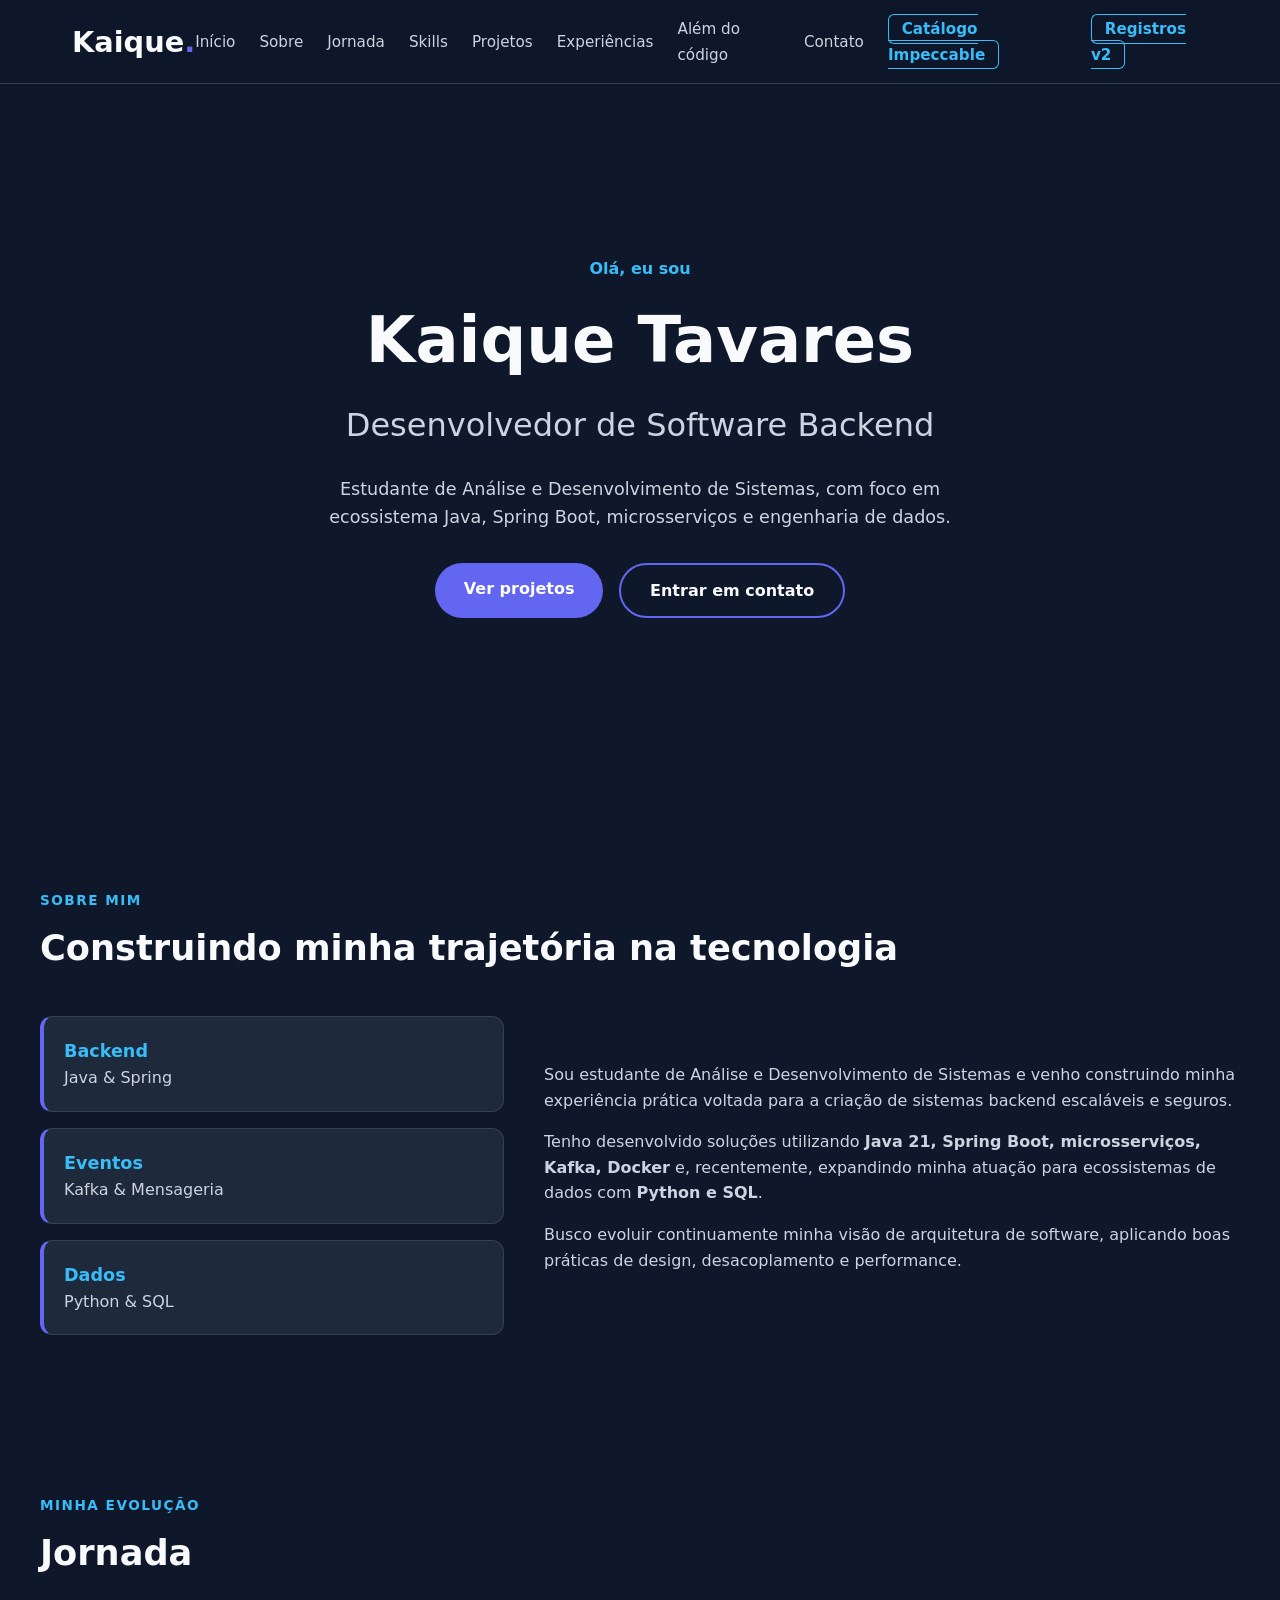
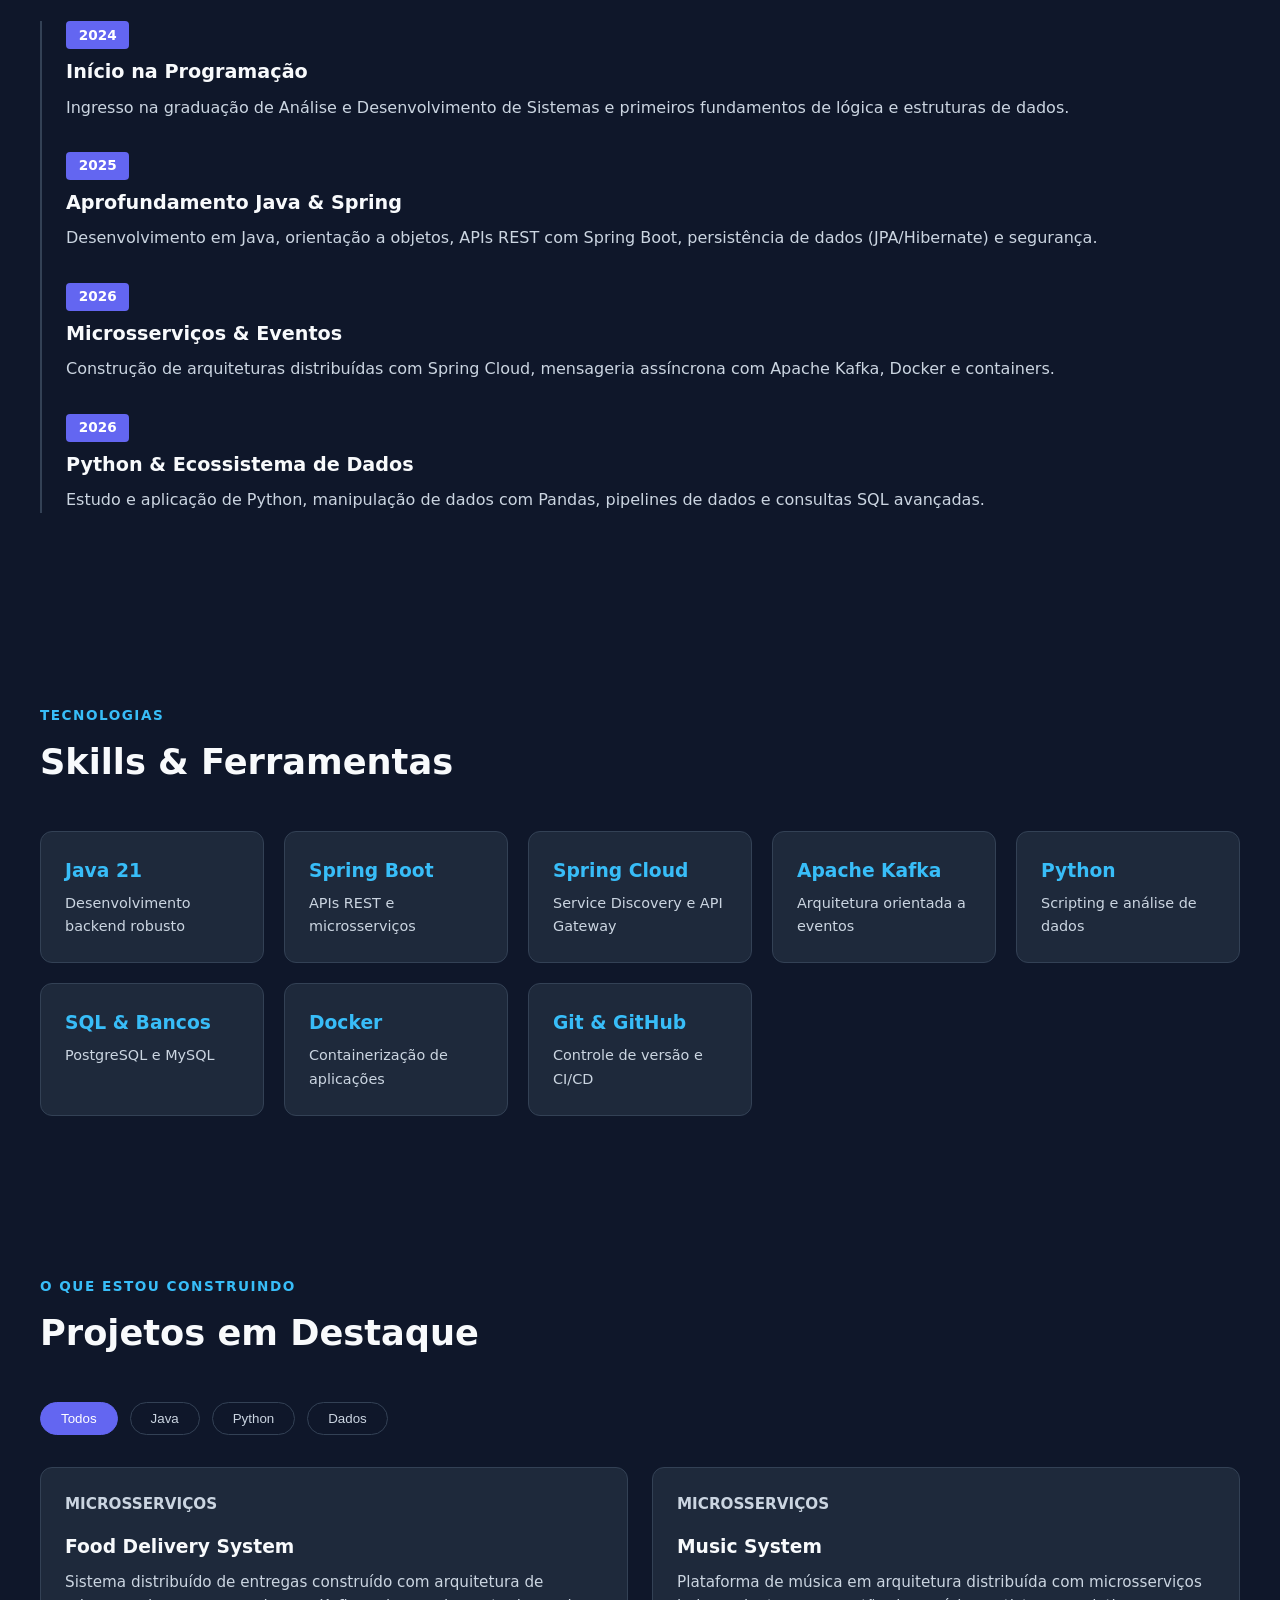
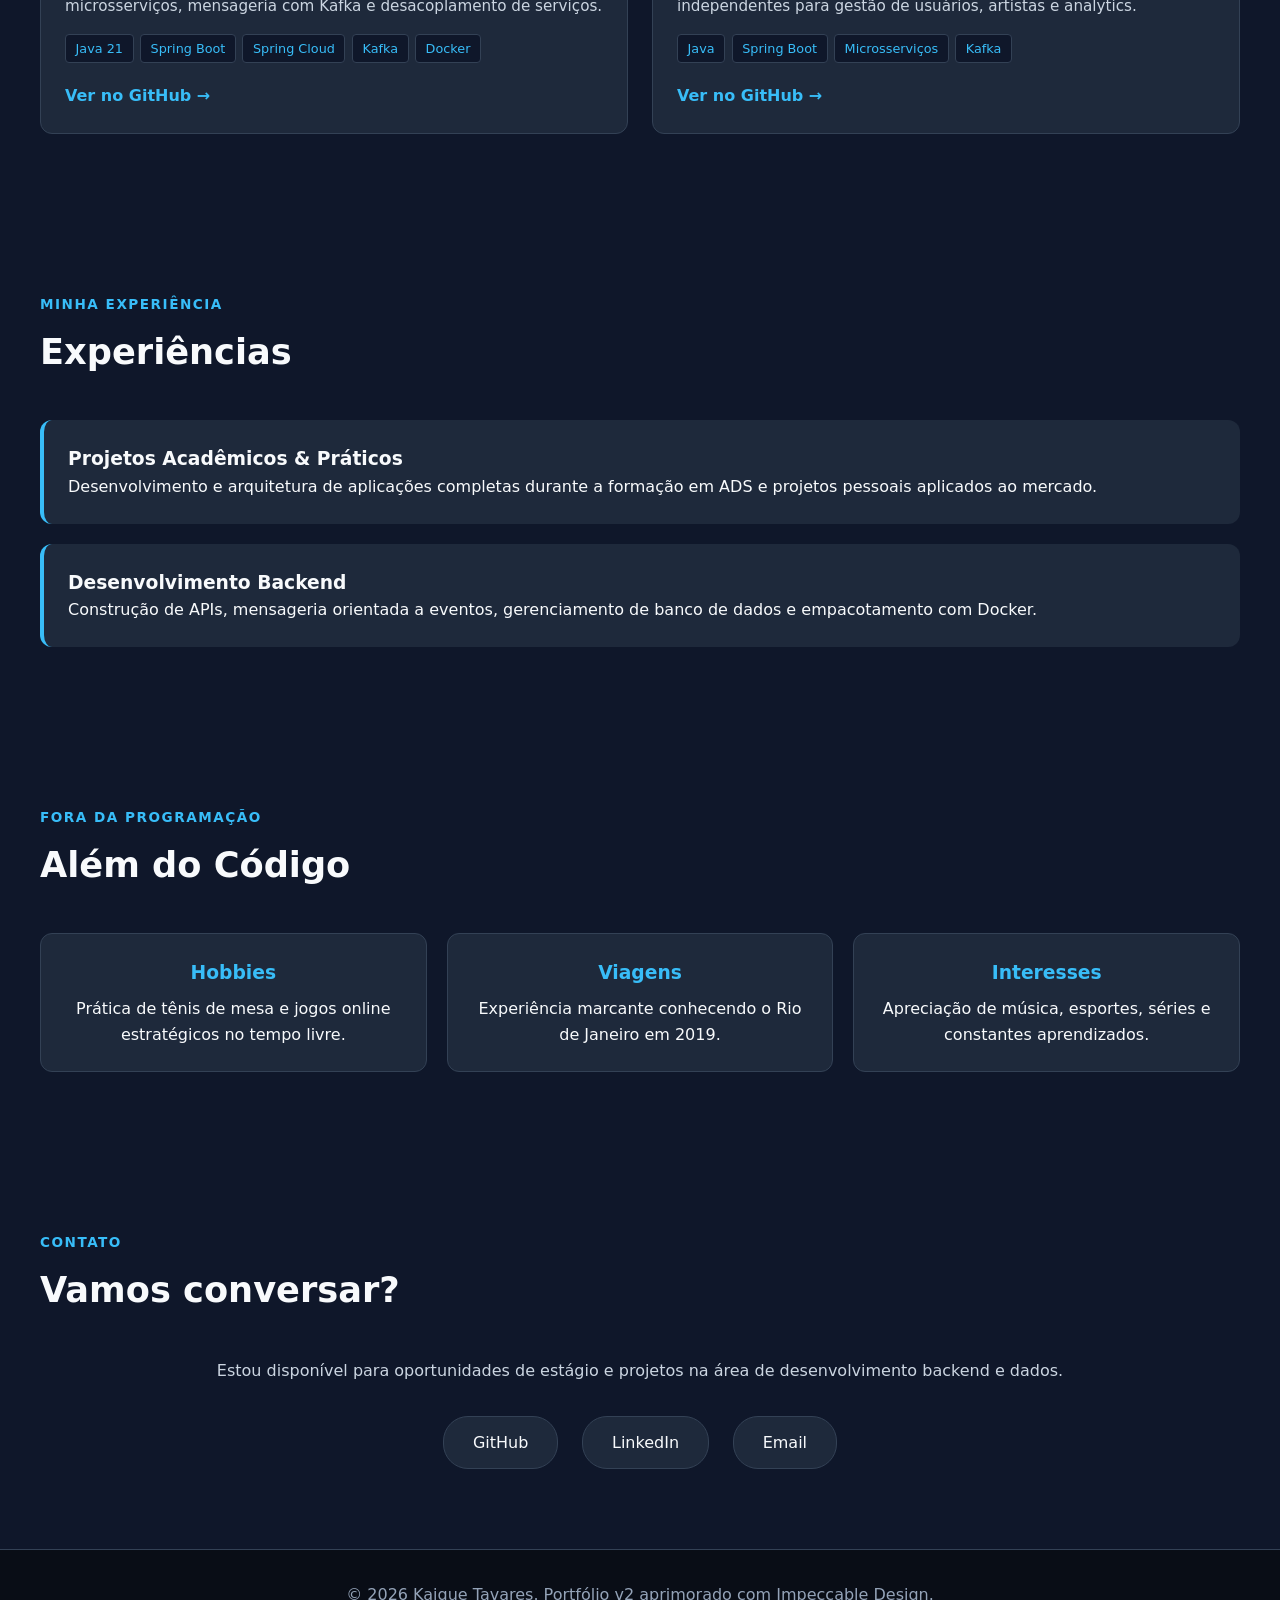
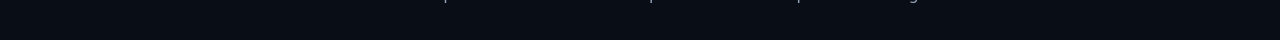
<file: index.html>
<!DOCTYPE html>
<html lang="pt-BR">
<head>
    <meta charset="UTF-8">
    <meta name="viewport" content="width=device-width, initial-scale=1.0">
    <meta name="description" content="Portfólio pessoal de Kaique Tavares, desenvolvedor de software focado em backend, microsserviços e dados.">
    <title>Kaique Tavares | Desenvolvedor de Software (v2)</title>
    <link rel="stylesheet" href="css/style.css">
</head>

<body>

    <header class="header">
        <nav class="navbar">
            <a href="#home" class="logo">Kaique<span>.</span></a>

            <button class="menu-toggle" type="button" aria-label="Abrir menu de navegação" aria-expanded="false">
                ☰
            </button>

            <ul class="nav-links">
                <li><a href="#home">Início</a></li>
                <li><a href="#sobre">Sobre</a></li>
                <li><a href="#jornada">Jornada</a></li>
                <li><a href="#skills">Skills</a></li>
                <li><a href="#projetos">Projetos</a></li>
                <li><a href="#experiencias">Experiências</a></li>
                <li><a href="#alem-do-codigo">Além do código</a></li>
                <li><a href="#contato">Contato</a></li>
                <!-- Links obrigatórios para o trabalho -->
                <li><a href="catalogo.html" class="nav-extra">Catálogo Impeccable</a></li>
                <li><a href="registros.html" class="nav-extra">Registros v2</a></li>
            </ul>
        </nav>
    </header>

    <main>

        <section id="home" class="hero">
            <div class="hero-content">
                <p class="hero-intro">Olá, eu sou</p>

                <h1>Kaique Tavares</h1>

                <h2>Desenvolvedor de Software Backend</h2>

                <p class="hero-description">
                    Estudante de Análise e Desenvolvimento de Sistemas, com foco em ecossistema Java, Spring Boot, microsserviços e engenharia de dados.
                </p>

                <div class="hero-actions">
                    <a href="#projetos" class="btn btn-primary">Ver projetos</a>
                    <a href="#contato" class="btn btn-outline">Entrar em contato</a>
                </div>
            </div>
        </section>

        <section id="sobre" class="section">
            <div class="container">
                <p class="section-subtitle">Sobre mim</p>

                <h2 class="section-title">Construindo minha trajetória na tecnologia</h2>

                <div class="about-content">
                    <div class="about-stats">
                        <div class="stat-card">
                            <h3>Backend</h3>
                            <p>Java & Spring</p>
                        </div>
                        <div class="stat-card">
                            <h3>Eventos</h3>
                            <p>Kafka & Mensageria</p>
                        </div>
                        <div class="stat-card">
                            <h3>Dados</h3>
                            <p>Python & SQL</p>
                        </div>
                    </div>

                    <div class="about-text">
                        <p>
                            Sou estudante de Análise e Desenvolvimento de Sistemas e venho construindo minha experiência prática voltada para a criação de sistemas backend escaláveis e seguros.
                        </p>

                        <p>
                            Tenho desenvolvido soluções utilizando <strong>Java 21, Spring Boot, microsserviços, Kafka, Docker</strong> e, recentemente, expandindo minha atuação para ecossistemas de dados com <strong>Python e SQL</strong>.
                        </p>

                        <p>
                            Busco evoluir continuamente minha visão de arquitetura de software, aplicando boas práticas de design, desacoplamento e performance.
                        </p>
                    </div>
                </div>
            </div>
        </section>

        <section id="jornada" class="section">
            <div class="container">
                <p class="section-subtitle">Minha evolução</p>

                <h2 class="section-title">Jornada</h2>

                <div class="timeline">

                    <article class="timeline-item">
                        <span class="timeline-year">2024</span>
                        <div class="timeline-content">
                            <h3>Início na Programação</h3>
                            <p>Ingresso na graduação de Análise e Desenvolvimento de Sistemas e primeiros fundamentos de lógica e estruturas de dados.</p>
                        </div>
                    </article>

                    <article class="timeline-item">
                        <span class="timeline-year">2025</span>
                        <div class="timeline-content">
                            <h3>Aprofundamento Java & Spring</h3>
                            <p>Desenvolvimento em Java, orientação a objetos, APIs REST com Spring Boot, persistência de dados (JPA/Hibernate) e segurança.</p>
                        </div>
                    </article>

                    <article class="timeline-item">
                        <span class="timeline-year">2026</span>
                        <div class="timeline-content">
                            <h3>Microsserviços & Eventos</h3>
                            <p>Construção de arquiteturas distribuídas com Spring Cloud, mensageria assíncrona com Apache Kafka, Docker e containers.</p>
                        </div>
                    </article>

                    <article class="timeline-item">
                        <span class="timeline-year">2026</span>
                        <div class="timeline-content">
                            <h3>Python & Ecossistema de Dados</h3>
                            <p>Estudo e aplicação de Python, manipulação de dados com Pandas, pipelines de dados e consultas SQL avançadas.</p>
                        </div>
                    </article>

                </div>
            </div>
        </section>

        <section id="skills" class="section">
            <div class="container">
                <p class="section-subtitle">Tecnologias</p>

                <h2 class="section-title">Skills & Ferramentas</h2>

                <div class="skills-grid">
                    <article class="skill-card">
                        <h3>Java 21</h3>
                        <p>Desenvolvimento backend robusto</p>
                    </article>
                    <article class="skill-card">
                        <h3>Spring Boot</h3>
                        <p>APIs REST e microsserviços</p>
                    </article>

                    <article class="skill-card">
                        <h3>Spring Cloud</h3>
                        <p>Service Discovery e API Gateway</p>
                    </article>

                    <article class="skill-card">
                        <h3>Apache Kafka</h3>
                        <p>Arquitetura orientada a eventos</p>
                    </article>

                    <article class="skill-card">
                        <h3>Python</h3>
                        <p>Scripting e análise de dados</p>
                    </article>

                    <article class="skill-card">
                        <h3>SQL & Bancos</h3>
                        <p>PostgreSQL e MySQL</p>
                    </article>

                    <article class="skill-card">
                        <h3>Docker</h3>
                        <p>Containerização de aplicações</p>
                    </article>

                    <article class="skill-card">
                        <h3>Git & GitHub</h3>
                        <p>Controle de versão e CI/CD</p>
                    </article>
                </div>
            </div>
        </section>

        <section id="projetos" class="section">
            <div class="container">
                <p class="section-subtitle">O que estou construindo</p>

                <h2 class="section-title">Projetos em Destaque</h2>

                <div class="project-filters" role="tablist">
                    <button type="button" class="filter-btn active" data-filter="todos" aria-pressed="true">Todos</button>
                    <button type="button" class="filter-btn" data-filter="java" aria-pressed="false">Java</button>
                    <button type="button" class="filter-btn" data-filter="python" aria-pressed="false">Python</button>
                    <button type="button" class="filter-btn" data-filter="dados" aria-pressed="false">Dados</button>
                </div>

                <div class="projects-grid">

                    <article class="project-card" data-category="java">
                        <div class="project-content">
                            <p class="project-category">Microsserviços</p>
                            <h3>Food Delivery System</h3>
                            <p>Sistema distribuído de entregas construído com arquitetura de microsserviços, mensageria com Kafka e desacoplamento de serviços.</p>
                            <div class="project-technologies">
                                <span>Java 21</span>
                                <span>Spring Boot</span>
                                <span>Spring Cloud</span>
                                <span>Kafka</span>
                                <span>Docker</span>
                            </div>
                            <div class="project-links">
                                <a href="https://github.com/KaiqueVieiraTavares/entrega-comida" target="_blank" rel="noopener noreferrer" aria-label="Acessar projeto Food Delivery no GitHub">Ver no GitHub →</a>
                            </div>
                        </div>
                    </article>

                    <article class="project-card" data-category="java">
                        <div class="project-content">
                            <p class="project-category">Microsserviços</p>
                            <h3>Music System</h3>
                            <p>Plataforma de música em arquitetura distribuída com microsserviços independentes para gestão de usuários, artistas e analytics.</p>
                            <div class="project-technologies">
                                <span>Java</span>
                                <span>Spring Boot</span>
                                <span>Microsserviços</span>
                                <span>Kafka</span>
                            </div>
                            <div class="project-links">
                                <a href="https://github.com/KaiqueVieiraTavares/music-system" target="_blank" rel="noopener noreferrer" aria-label="Acessar projeto Music System no GitHub">Ver no GitHub →</a>
                            </div>
                        </div>
                    </article>

                </div>
            </div>
        </section>

        <section id="experiencias" class="section">
            <div class="container">
                <p class="section-subtitle">Minha experiência</p>

                <h2 class="section-title">Experiências</h2>

                <div class="experience-list">
                    <article class="experience-item">
                        <h3>Projetos Acadêmicos & Práticos</h3>
                        <p>Desenvolvimento e arquitetura de aplicações completas durante a formação em ADS e projetos pessoais aplicados ao mercado.</p>
                    </article>

                    <article class="experience-item">
                        <h3>Desenvolvimento Backend</h3>
                        <p>Construção de APIs, mensageria orientada a eventos, gerenciamento de banco de dados e empacotamento com Docker.</p>
                    </article>
                </div>
            </div>
        </section>

        <section id="alem-do-codigo" class="section">
            <div class="container">
                <p class="section-subtitle">Fora da programação</p>

                <h2 class="section-title">Além do Código</h2>

                <div class="life-grid">
                    <article class="life-card">
                        <h3>Hobbies</h3>
                        <p>Prática de tênis de mesa e jogos online estratégicos no tempo livre.</p>
                    </article>

                    <article class="life-card">
                        <h3>Viagens</h3>
                        <p>Experiência marcante conhecendo o Rio de Janeiro em 2019.</p>
                    </article>

                    <article class="life-card">
                        <h3>Interesses</h3>
                        <p>Apreciação de música, esportes, séries e constantes aprendizados.</p>
                    </article>
                </div>
            </div>
        </section>

        <section id="contato" class="section">
            <div class="container">
                <p class="section-subtitle">Contato</p>

                <h2 class="section-title">Vamos conversar?</h2>

                <p class="contact-description">
                    Estou disponível para oportunidades de estágio e projetos na área de desenvolvimento backend e dados.
                </p>

                <div class="contact-links">
                    <a href="https://github.com/KaiqueVieiraTavares" target="_blank" rel="noopener noreferrer" aria-label="Perfil no GitHub">GitHub</a>
                    <a href="https://www.linkedin.com/in/kaique-tavares-1653822b4/" target="_blank" rel="noopener noreferrer" aria-label="Perfil no LinkedIn">LinkedIn</a>
                    <a href="mailto:kaique.tavares.dev@gmail.com" aria-label="Enviar e-mail para Kaique">Email</a>
                </div>
            </div>
        </section>

    </main>

    <footer class="footer">
        <p>&copy; 2026 Kaique Tavares. Portfólio v2 aprimorado com Impeccable Design.</p>
    </footer>

    <script src="js/script.js"></script>

</body>
</html>
</file>
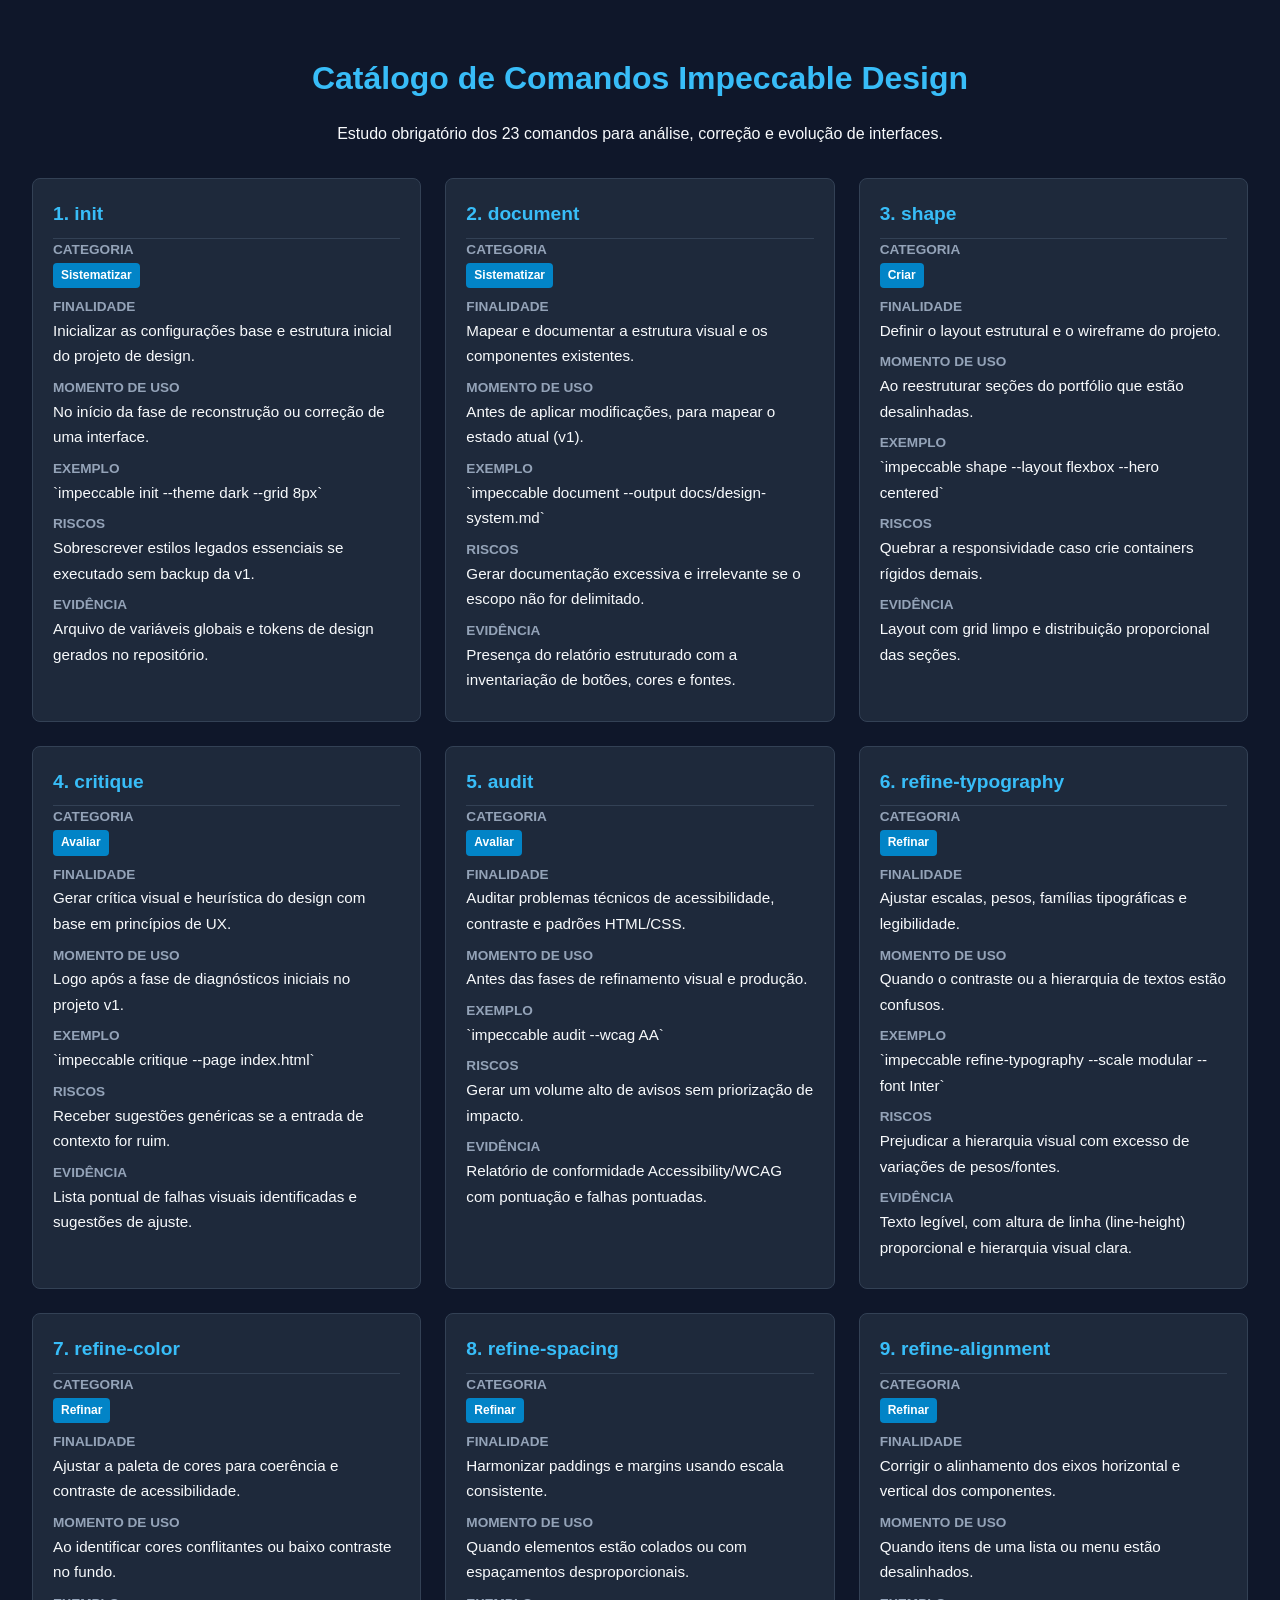
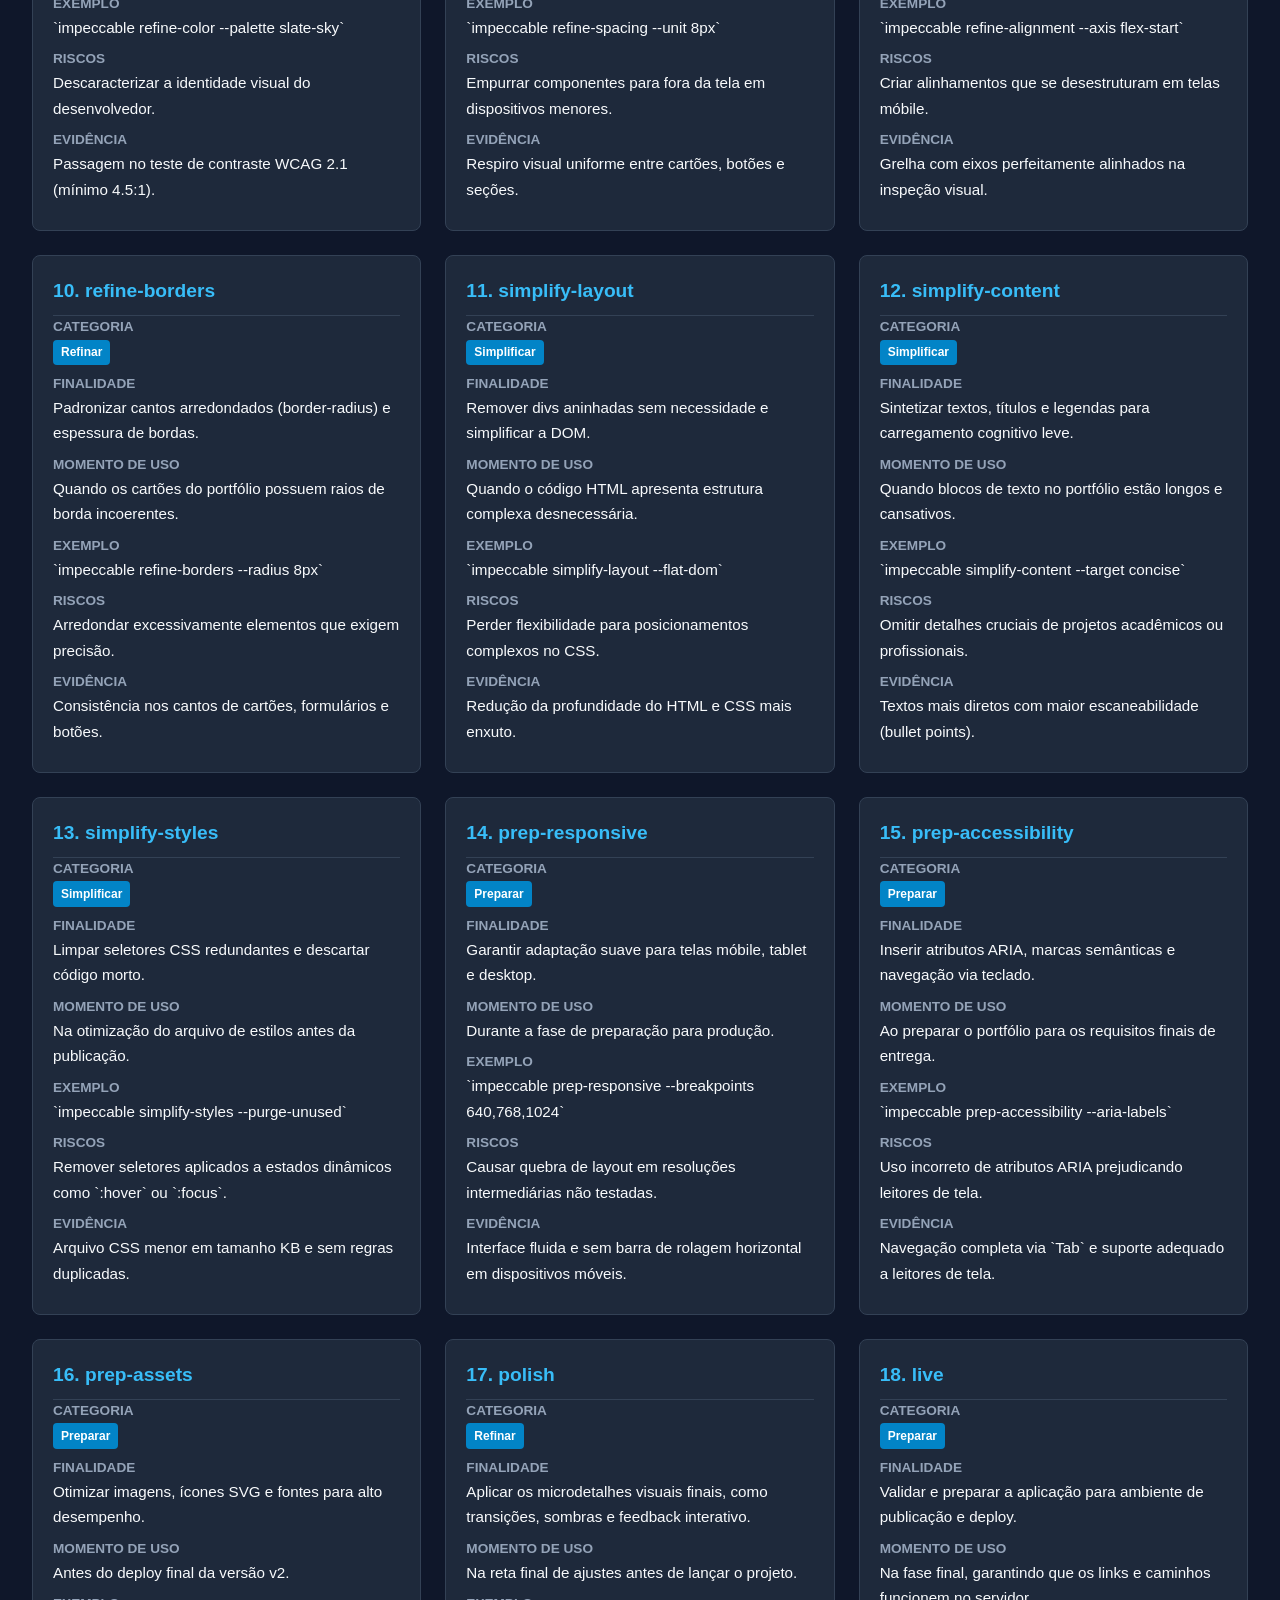
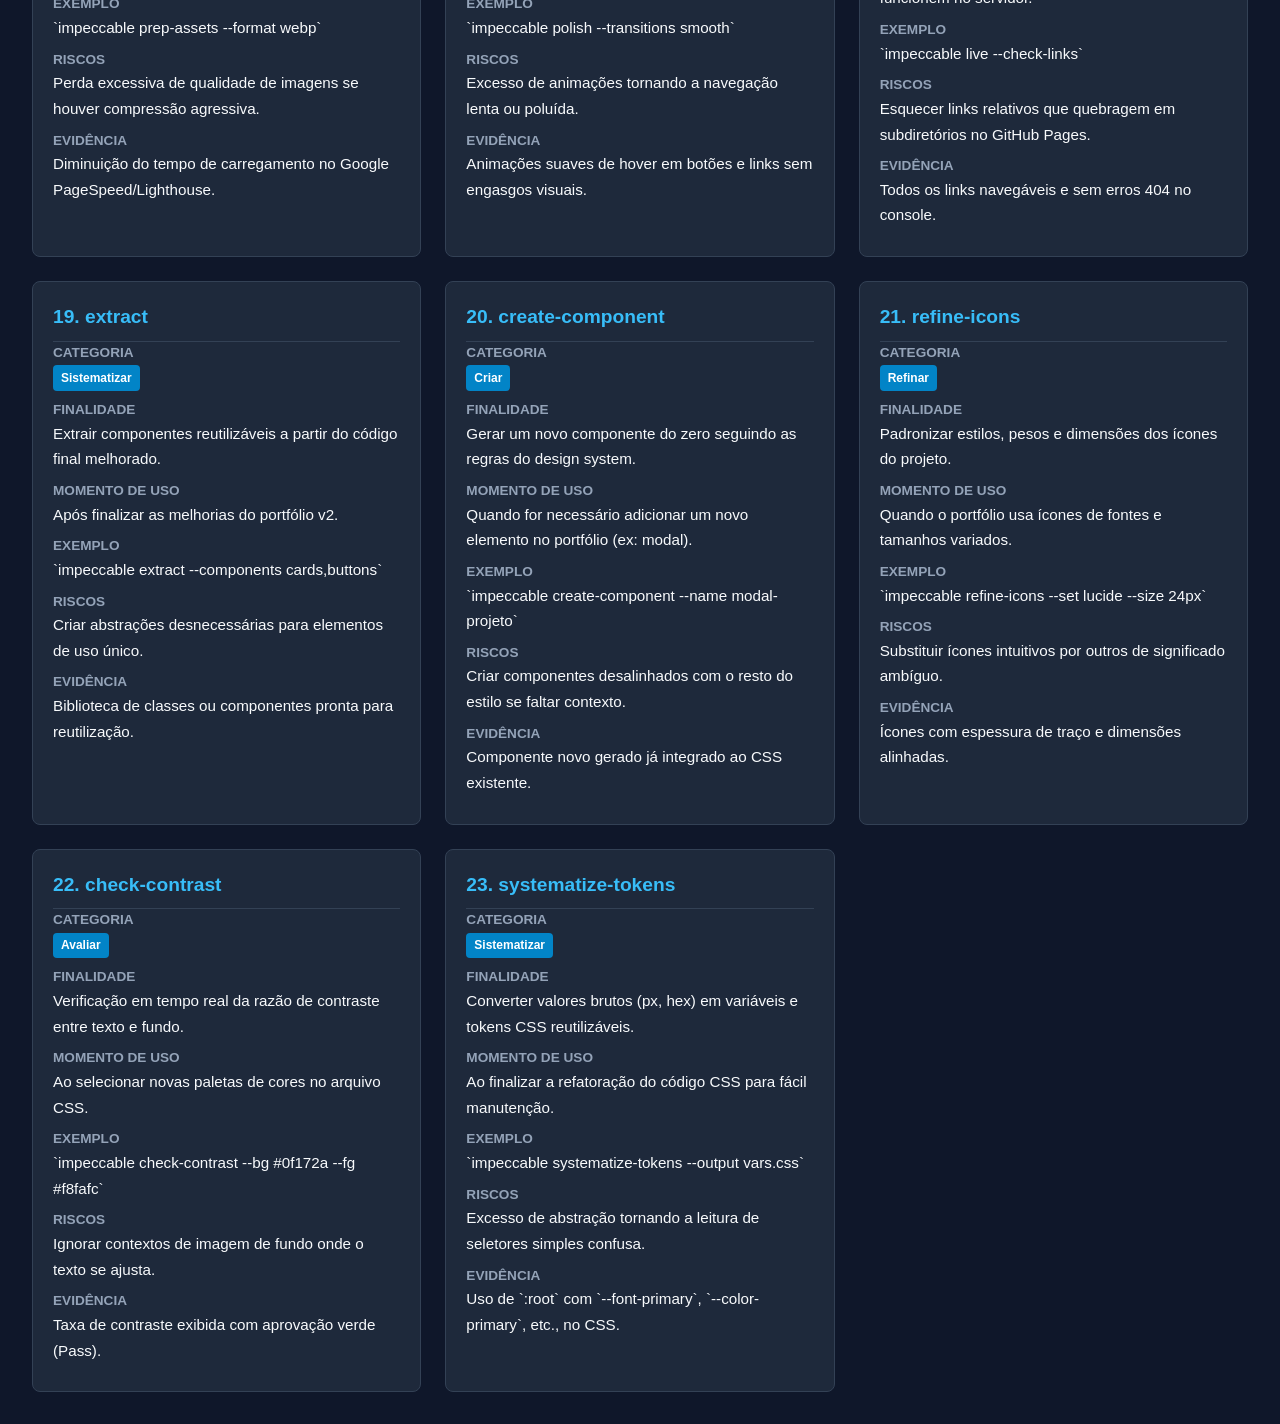
<file: catalogo.html>
<!DOCTYPE html>
<html lang="pt-BR">
<head>
  <meta charset="UTF-8">
  <meta name="viewport" content="width=device-width, initial-scale=1.0">
  <title>Catálogo de Comandos Impeccable</title>
  <style>
    :root {
      --bg: #0f172a;
      --card-bg: #1e293b;
      --text: #f8fafc;
      --accent: #38bdf8;
      --border: #334155;
    }
    body {
      font-family: -apple-system, BlinkMacSystemFont, "Segoe UI", Roboto, sans-serif;
      background-color: var(--bg);
      color: var(--text);
      line-height: 1.6;
      margin: 0;
      padding: 2rem;
    }
    header {
      text-align: center;
      margin-bottom: 2rem;
    }
    h1 {
      color: var(--accent);
      margin-bottom: 0.5rem;
    }
    .grid {
      display: grid;
      grid-template-columns: repeat(auto-fit, minmax(350px, 1fr));
      gap: 1.5rem;
      max-width: 1400px;
      margin: 0 auto;
    }
    .card {
      background: var(--card-bg);
      border: 1px solid var(--border);
      border-radius: 8px;
      padding: 1.25rem;
    }
    .card-title {
      color: var(--accent);
      font-size: 1.2rem;
      font-weight: bold;
      margin-top: 0;
      border-bottom: 1px solid var(--border);
      padding-bottom: 0.5rem;
    }
    .field {
      margin-bottom: 0.5rem;
    }
    .label {
      font-weight: bold;
      color: #94a3b8;
      font-size: 0.85rem;
      text-transform: uppercase;
      display: block;
    }
    .val {
      font-size: 0.95rem;
    }
    .badge {
      display: inline-block;
      background: #0284c7;
      color: #fff;
      padding: 0.2rem 0.5rem;
      border-radius: 4px;
      font-size: 0.75rem;
      font-weight: bold;
    }
  </style>
</head>
<body>

  <header>
    <h1>Catálogo de Comandos Impeccable Design</h1>
    <p>Estudo obrigatório dos 23 comandos para análise, correção e evolução de interfaces.</p>
  </header>

  <main class="grid">

    <!-- 1. init -->
    <div class="card">
      <div class="card-title">1. init</div>
      <div class="field"><span class="label">Categoria</span><span class="badge">Sistematizar</span></div>
      <div class="field"><span class="label">Finalidade</span><span class="val">Inicializar as configurações base e estrutura inicial do projeto de design.</span></div>
      <div class="field"><span class="label">Momento de Uso</span><span class="val">No início da fase de reconstrução ou correção de uma interface.</span></div>
      <div class="field"><span class="label">Exemplo</span><span class="val">`impeccable init --theme dark --grid 8px`</span></div>
      <div class="field"><span class="label">Riscos</span><span class="val">Sobrescrever estilos legados essenciais se executado sem backup da v1.</span></div>
      <div class="field"><span class="label">Evidência</span><span class="val">Arquivo de variáveis globais e tokens de design gerados no repositório.</span></div>
    </div>

    <!-- 2. document -->
    <div class="card">
      <div class="card-title">2. document</div>
      <div class="field"><span class="label">Categoria</span><span class="badge">Sistematizar</span></div>
      <div class="field"><span class="label">Finalidade</span><span class="val">Mapear e documentar a estrutura visual e os componentes existentes.</span></div>
      <div class="field"><span class="label">Momento de Uso</span><span class="val">Antes de aplicar modificações, para mapear o estado atual (v1).</span></div>
      <div class="field"><span class="label">Exemplo</span><span class="val">`impeccable document --output docs/design-system.md`</span></div>
      <div class="field"><span class="label">Riscos</span><span class="val">Gerar documentação excessiva e irrelevante se o escopo não for delimitado.</span></div>
      <div class="field"><span class="label">Evidência</span><span class="val">Presença do relatório estruturado com a inventariação de botões, cores e fontes.</span></div>
    </div>

    <!-- 3. shape -->
    <div class="card">
      <div class="card-title">3. shape</div>
      <div class="field"><span class="label">Categoria</span><span class="badge">Criar</span></div>
      <div class="field"><span class="label">Finalidade</span><span class="val">Definir o layout estrutural e o wireframe do projeto.</span></div>
      <div class="field"><span class="label">Momento de Uso</span><span class="val">Ao reestruturar seções do portfólio que estão desalinhadas.</span></div>
      <div class="field"><span class="label">Exemplo</span><span class="val">`impeccable shape --layout flexbox --hero centered`</span></div>
      <div class="field"><span class="label">Riscos</span><span class="val">Quebrar a responsividade caso crie containers rígidos demais.</span></div>
      <div class="field"><span class="label">Evidência</span><span class="val">Layout com grid limpo e distribuição proporcional das seções.</span></div>
    </div>

    <!-- 4. critique -->
    <div class="card">
      <div class="card-title">4. critique</div>
      <div class="field"><span class="label">Categoria</span><span class="badge">Avaliar</span></div>
      <div class="field"><span class="label">Finalidade</span><span class="val">Gerar crítica visual e heurística do design com base em princípios de UX.</span></div>
      <div class="field"><span class="label">Momento de Uso</span><span class="val">Logo após a fase de diagnósticos iniciais no projeto v1.</span></div>
      <div class="field"><span class="label">Exemplo</span><span class="val">`impeccable critique --page index.html`</span></div>
      <div class="field"><span class="label">Riscos</span><span class="val">Receber sugestões genéricas se a entrada de contexto for ruim.</span></div>
      <div class="field"><span class="label">Evidência</span><span class="val">Lista pontual de falhas visuais identificadas e sugestões de ajuste.</span></div>
    </div>

    <!-- 5. audit -->
    <div class="card">
      <div class="card-title">5. audit</div>
      <div class="field"><span class="label">Categoria</span><span class="badge">Avaliar</span></div>
      <div class="field"><span class="label">Finalidade</span><span class="val">Auditar problemas técnicos de acessibilidade, contraste e padrões HTML/CSS.</span></div>
      <div class="field"><span class="label">Momento de Uso</span><span class="val">Antes das fases de refinamento visual e produção.</span></div>
      <div class="field"><span class="label">Exemplo</span><span class="val">`impeccable audit --wcag AA`</span></div>
      <div class="field"><span class="label">Riscos</span><span class="val">Gerar um volume alto de avisos sem priorização de impacto.</span></div>
      <div class="field"><span class="label">Evidência</span><span class="val">Relatório de conformidade Accessibility/WCAG com pontuação e falhas pontuadas.</span></div>
    </div>

    <!-- 6. refine-typography -->
    <div class="card">
      <div class="card-title">6. refine-typography</div>
      <div class="field"><span class="label">Categoria</span><span class="badge">Refinar</span></div>
      <div class="field"><span class="label">Finalidade</span><span class="val">Ajustar escalas, pesos, famílias tipográficas e legibilidade.</span></div>
      <div class="field"><span class="label">Momento de Uso</span><span class="val">Quando o contraste ou a hierarquia de textos estão confusos.</span></div>
      <div class="field"><span class="label">Exemplo</span><span class="val">`impeccable refine-typography --scale modular --font Inter`</span></div>
      <div class="field"><span class="label">Riscos</span><span class="val">Prejudicar a hierarquia visual com excesso de variações de pesos/fontes.</span></div>
      <div class="field"><span class="label">Evidência</span><span class="val">Texto legível, com altura de linha (line-height) proporcional e hierarquia visual clara.</span></div>
    </div>

    <!-- 7. refine-color -->
    <div class="card">
      <div class="card-title">7. refine-color</div>
      <div class="field"><span class="label">Categoria</span><span class="badge">Refinar</span></div>
      <div class="field"><span class="label">Finalidade</span><span class="val">Ajustar a paleta de cores para coerência e contraste de acessibilidade.</span></div>
      <div class="field"><span class="label">Momento de Uso</span><span class="val">Ao identificar cores conflitantes ou baixo contraste no fundo.</span></div>
      <div class="field"><span class="label">Exemplo</span><span class="val">`impeccable refine-color --palette slate-sky`</span></div>
      <div class="field"><span class="label">Riscos</span><span class="val">Descaracterizar a identidade visual do desenvolvedor.</span></div>
      <div class="field"><span class="label">Evidência</span><span class="val">Passagem no teste de contraste WCAG 2.1 (mínimo 4.5:1).</span></div>
    </div>

    <!-- 8. refine-spacing -->
    <div class="card">
      <div class="card-title">8. refine-spacing</div>
      <div class="field"><span class="label">Categoria</span><span class="badge">Refinar</span></div>
      <div class="field"><span class="label">Finalidade</span><span class="val">Harmonizar paddings e margins usando escala consistente.</span></div>
      <div class="field"><span class="label">Momento de Uso</span><span class="val">Quando elementos estão colados ou com espaçamentos desproporcionais.</span></div>
      <div class="field"><span class="label">Exemplo</span><span class="val">`impeccable refine-spacing --unit 8px`</span></div>
      <div class="field"><span class="label">Riscos</span><span class="val">Empurrar componentes para fora da tela em dispositivos menores.</span></div>
      <div class="field"><span class="label">Evidência</span><span class="val">Respiro visual uniforme entre cartões, botões e seções.</span></div>
    </div>

    <!-- 9. refine-alignment -->
    <div class="card">
      <div class="card-title">9. refine-alignment</div>
      <div class="field"><span class="label">Categoria</span><span class="badge">Refinar</span></div>
      <div class="field"><span class="label">Finalidade</span><span class="val">Corrigir o alinhamento dos eixos horizontal e vertical dos componentes.</span></div>
      <div class="field"><span class="label">Momento de Uso</span><span class="val">Quando itens de uma lista ou menu estão desalinhados.</span></div>
      <div class="field"><span class="label">Exemplo</span><span class="val">`impeccable refine-alignment --axis flex-start`</span></div>
      <div class="field"><span class="label">Riscos</span><span class="val">Criar alinhamentos que se desestruturam em telas móbile.</span></div>
      <div class="field"><span class="label">Evidência</span><span class="val">Grelha com eixos perfeitamente alinhados na inspeção visual.</span></div>
    </div>

    <!-- 10. refine-borders -->
    <div class="card">
      <div class="card-title">10. refine-borders</div>
      <div class="field"><span class="label">Categoria</span><span class="badge">Refinar</span></div>
      <div class="field"><span class="label">Finalidade</span><span class="val">Padronizar cantos arredondados (border-radius) e espessura de bordas.</span></div>
      <div class="field"><span class="label">Momento de Uso</span><span class="val">Quando os cartões do portfólio possuem raios de borda incoerentes.</span></div>
      <div class="field"><span class="label">Exemplo</span><span class="val">`impeccable refine-borders --radius 8px`</span></div>
      <div class="field"><span class="label">Riscos</span><span class="val">Arredondar excessivamente elementos que exigem precisão.</span></div>
      <div class="field"><span class="label">Evidência</span><span class="val">Consistência nos cantos de cartões, formulários e botões.</span></div>
    </div>

    <!-- 11. simplify-layout -->
    <div class="card">
      <div class="card-title">11. simplify-layout</div>
      <div class="field"><span class="label">Categoria</span><span class="badge">Simplificar</span></div>
      <div class="field"><span class="label">Finalidade</span><span class="val">Remover divs aninhadas sem necessidade e simplificar a DOM.</span></div>
      <div class="field"><span class="label">Momento de Uso</span><span class="val">Quando o código HTML apresenta estrutura complexa desnecessária.</span></div>
      <div class="field"><span class="label">Exemplo</span><span class="val">`impeccable simplify-layout --flat-dom`</span></div>
      <div class="field"><span class="label">Riscos</span><span class="val">Perder flexibilidade para posicionamentos complexos no CSS.</span></div>
      <div class="field"><span class="label">Evidência</span><span class="val">Redução da profundidade do HTML e CSS mais enxuto.</span></div>
    </div>

    <!-- 12. simplify-content -->
    <div class="card">
      <div class="card-title">12. simplify-content</div>
      <div class="field"><span class="label">Categoria</span><span class="badge">Simplificar</span></div>
      <div class="field"><span class="label">Finalidade</span><span class="val">Sintetizar textos, títulos e legendas para carregamento cognitivo leve.</span></div>
      <div class="field"><span class="label">Momento de Uso</span><span class="val">Quando blocos de texto no portfólio estão longos e cansativos.</span></div>
      <div class="field"><span class="label">Exemplo</span><span class="val">`impeccable simplify-content --target concise`</span></div>
      <div class="field"><span class="label">Riscos</span><span class="val">Omitir detalhes cruciais de projetos acadêmicos ou profissionais.</span></div>
      <div class="field"><span class="label">Evidência</span><span class="val">Textos mais diretos com maior escaneabilidade (bullet points).</span></div>
    </div>

    <!-- 13. simplify-styles -->
    <div class="card">
      <div class="card-title">13. simplify-styles</div>
      <div class="field"><span class="label">Categoria</span><span class="badge">Simplificar</span></div>
      <div class="field"><span class="label">Finalidade</span><span class="val">Limpar seletores CSS redundantes e descartar código morto.</span></div>
      <div class="field"><span class="label">Momento de Uso</span><span class="val">Na otimização do arquivo de estilos antes da publicação.</span></div>
      <div class="field"><span class="label">Exemplo</span><span class="val">`impeccable simplify-styles --purge-unused`</span></div>
      <div class="field"><span class="label">Riscos</span><span class="val">Remover seletores aplicados a estados dinâmicos como `:hover` ou `:focus`.</span></div>
      <div class="field"><span class="label">Evidência</span><span class="val">Arquivo CSS menor em tamanho KB e sem regras duplicadas.</span></div>
    </div>

    <!-- 14. prep-responsive -->
    <div class="card">
      <div class="card-title">14. prep-responsive</div>
      <div class="field"><span class="label">Categoria</span><span class="badge">Preparar</span></div>
      <div class="field"><span class="label">Finalidade</span><span class="val">Garantir adaptação suave para telas móbile, tablet e desktop.</span></div>
      <div class="field"><span class="label">Momento de Uso</span><span class="val">Durante a fase de preparação para produção.</span></div>
      <div class="field"><span class="label">Exemplo</span><span class="val">`impeccable prep-responsive --breakpoints 640,768,1024`</span></div>
      <div class="field"><span class="label">Riscos</span><span class="val">Causar quebra de layout em resoluções intermediárias não testadas.</span></div>
      <div class="field"><span class="label">Evidência</span><span class="val">Interface fluida e sem barra de rolagem horizontal em dispositivos móveis.</span></div>
    </div>

    <!-- 15. prep-accessibility -->
    <div class="card">
      <div class="card-title">15. prep-accessibility</div>
      <div class="field"><span class="label">Categoria</span><span class="badge">Preparar</span></div>
      <div class="field"><span class="label">Finalidade</span><span class="val">Inserir atributos ARIA, marcas semânticas e navegação via teclado.</span></div>
      <div class="field"><span class="label">Momento de Uso</span><span class="val">Ao preparar o portfólio para os requisitos finais de entrega.</span></div>
      <div class="field"><span class="label">Exemplo</span><span class="val">`impeccable prep-accessibility --aria-labels`</span></div>
      <div class="field"><span class="label">Riscos</span><span class="val">Uso incorreto de atributos ARIA prejudicando leitores de tela.</span></div>
      <div class="field"><span class="label">Evidência</span><span class="val">Navegação completa via `Tab` e suporte adequado a leitores de tela.</span></div>
    </div>

    <!-- 16. prep-assets -->
    <div class="card">
      <div class="card-title">16. prep-assets</div>
      <div class="field"><span class="label">Categoria</span><span class="badge">Preparar</span></div>
      <div class="field"><span class="label">Finalidade</span><span class="val">Otimizar imagens, ícones SVG e fontes para alto desempenho.</span></div>
      <div class="field"><span class="label">Momento de Uso</span><span class="val">Antes do deploy final da versão v2.</span></div>
      <div class="field"><span class="label">Exemplo</span><span class="val">`impeccable prep-assets --format webp`</span></div>
      <div class="field"><span class="label">Riscos</span><span class="val">Perda excessiva de qualidade de imagens se houver compressão agressiva.</span></div>
      <div class="field"><span class="label">Evidência</span><span class="val">Diminuição do tempo de carregamento no Google PageSpeed/Lighthouse.</span></div>
    </div>

    <!-- 17. polish -->
    <div class="card">
      <div class="card-title">17. polish</div>
      <div class="field"><span class="label">Categoria</span><span class="badge">Refinar</span></div>
      <div class="field"><span class="label">Finalidade</span><span class="val">Aplicar os microdetalhes visuais finais, como transições, sombras e feedback interativo.</span></div>
      <div class="field"><span class="label">Momento de Uso</span><span class="val">Na reta final de ajustes antes de lançar o projeto.</span></div>
      <div class="field"><span class="label">Exemplo</span><span class="val">`impeccable polish --transitions smooth`</span></div>
      <div class="field"><span class="label">Riscos</span><span class="val">Excesso de animações tornando a navegação lenta ou poluída.</span></div>
      <div class="field"><span class="label">Evidência</span><span class="val">Animações suaves de hover em botões e links sem engasgos visuais.</span></div>
    </div>

    <!-- 18. live -->
    <div class="card">
      <div class="card-title">18. live</div>
      <div class="field"><span class="label">Categoria</span><span class="badge">Preparar</span></div>
      <div class="field"><span class="label">Finalidade</span><span class="val">Validar e preparar a aplicação para ambiente de publicação e deploy.</span></div>
      <div class="field"><span class="label">Momento de Uso</span><span class="val">Na fase final, garantindo que os links e caminhos funcionem no servidor.</span></div>
      <div class="field"><span class="label">Exemplo</span><span class="val">`impeccable live --check-links`</span></div>
      <div class="field"><span class="label">Riscos</span><span class="val">Esquecer links relativos que quebragem em subdiretórios no GitHub Pages.</span></div>
      <div class="field"><span class="label">Evidência</span><span class="val">Todos os links navegáveis e sem erros 404 no console.</span></div>
    </div>

    <!-- 19. extract -->
    <div class="card">
      <div class="card-title">19. extract</div>
      <div class="field"><span class="label">Categoria</span><span class="badge">Sistematizar</span></div>
      <div class="field"><span class="label">Finalidade</span><span class="val">Extrair componentes reutilizáveis a partir do código final melhorado.</span></div>
      <div class="field"><span class="label">Momento de Uso</span><span class="val">Após finalizar as melhorias do portfólio v2.</span></div>
      <div class="field"><span class="label">Exemplo</span><span class="val">`impeccable extract --components cards,buttons`</span></div>
      <div class="field"><span class="label">Riscos</span><span class="val">Criar abstrações desnecessárias para elementos de uso único.</span></div>
      <div class="field"><span class="label">Evidência</span><span class="val">Biblioteca de classes ou componentes pronta para reutilização.</span></div>
    </div>

    <!-- 20. create-component -->
    <div class="card">
      <div class="card-title">20. create-component</div>
      <div class="field"><span class="label">Categoria</span><span class="badge">Criar</span></div>
      <div class="field"><span class="label">Finalidade</span><span class="val">Gerar um novo componente do zero seguindo as regras do design system.</span></div>
      <div class="field"><span class="label">Momento de Uso</span><span class="val">Quando for necessário adicionar um novo elemento no portfólio (ex: modal).</span></div>
      <div class="field"><span class="label">Exemplo</span><span class="val">`impeccable create-component --name modal-projeto`</span></div>
      <div class="field"><span class="label">Riscos</span><span class="val">Criar componentes desalinhados com o resto do estilo se faltar contexto.</span></div>
      <div class="field"><span class="label">Evidência</span><span class="val">Componente novo gerado já integrado ao CSS existente.</span></div>
    </div>

    <!-- 21. refine-icons -->
    <div class="card">
      <div class="card-title">21. refine-icons</div>
      <div class="field"><span class="label">Categoria</span><span class="badge">Refinar</span></div>
      <div class="field"><span class="label">Finalidade</span><span class="val">Padronizar estilos, pesos e dimensões dos ícones do projeto.</span></div>
      <div class="field"><span class="label">Momento de Uso</span><span class="val">Quando o portfólio usa ícones de fontes e tamanhos variados.</span></div>
      <div class="field"><span class="label">Exemplo</span><span class="val">`impeccable refine-icons --set lucide --size 24px`</span></div>
      <div class="field"><span class="label">Riscos</span><span class="val">Substituir ícones intuitivos por outros de significado ambíguo.</span></div>
      <div class="field"><span class="label">Evidência</span><span class="val">Ícones com espessura de traço e dimensões alinhadas.</span></div>
    </div>

    <!-- 22. check-contrast -->
    <div class="card">
      <div class="card-title">22. check-contrast</div>
      <div class="field"><span class="label">Categoria</span><span class="badge">Avaliar</span></div>
      <div class="field"><span class="label">Finalidade</span><span class="val">Verificação em tempo real da razão de contraste entre texto e fundo.</span></div>
      <div class="field"><span class="label">Momento de Uso</span><span class="val">Ao selecionar novas paletas de cores no arquivo CSS.</span></div>
      <div class="field"><span class="label">Exemplo</span><span class="val">`impeccable check-contrast --bg #0f172a --fg #f8fafc`</span></div>
      <div class="field"><span class="label">Riscos</span><span class="val">Ignorar contextos de imagem de fundo onde o texto se ajusta.</span></div>
      <div class="field"><span class="label">Evidência</span><span class="val">Taxa de contraste exibida com aprovação verde (Pass).</span></div>
    </div>

    <!-- 23. systematize-tokens -->
    <div class="card">
      <div class="card-title">23. systematize-tokens</div>
      <div class="field"><span class="label">Categoria</span><span class="badge">Sistematizar</span></div>
      <div class="field"><span class="label">Finalidade</span><span class="val">Converter valores brutos (px, hex) em variáveis e tokens CSS reutilizáveis.</span></div>
      <div class="field"><span class="label">Momento de Uso</span><span class="val">Ao finalizar a refatoração do código CSS para fácil manutenção.</span></div>
      <div class="field"><span class="label">Exemplo</span><span class="val">`impeccable systematize-tokens --output vars.css`</span></div>
      <div class="field"><span class="label">Riscos</span><span class="val">Excesso de abstração tornando a leitura de seletores simples confusa.</span></div>
      <div class="field"><span class="label">Evidência</span><span class="val">Uso de `:root` com `--font-primary`, `--color-primary`, etc., no CSS.</span></div>
    </div>

  </main>

</body>
</html>
</file>
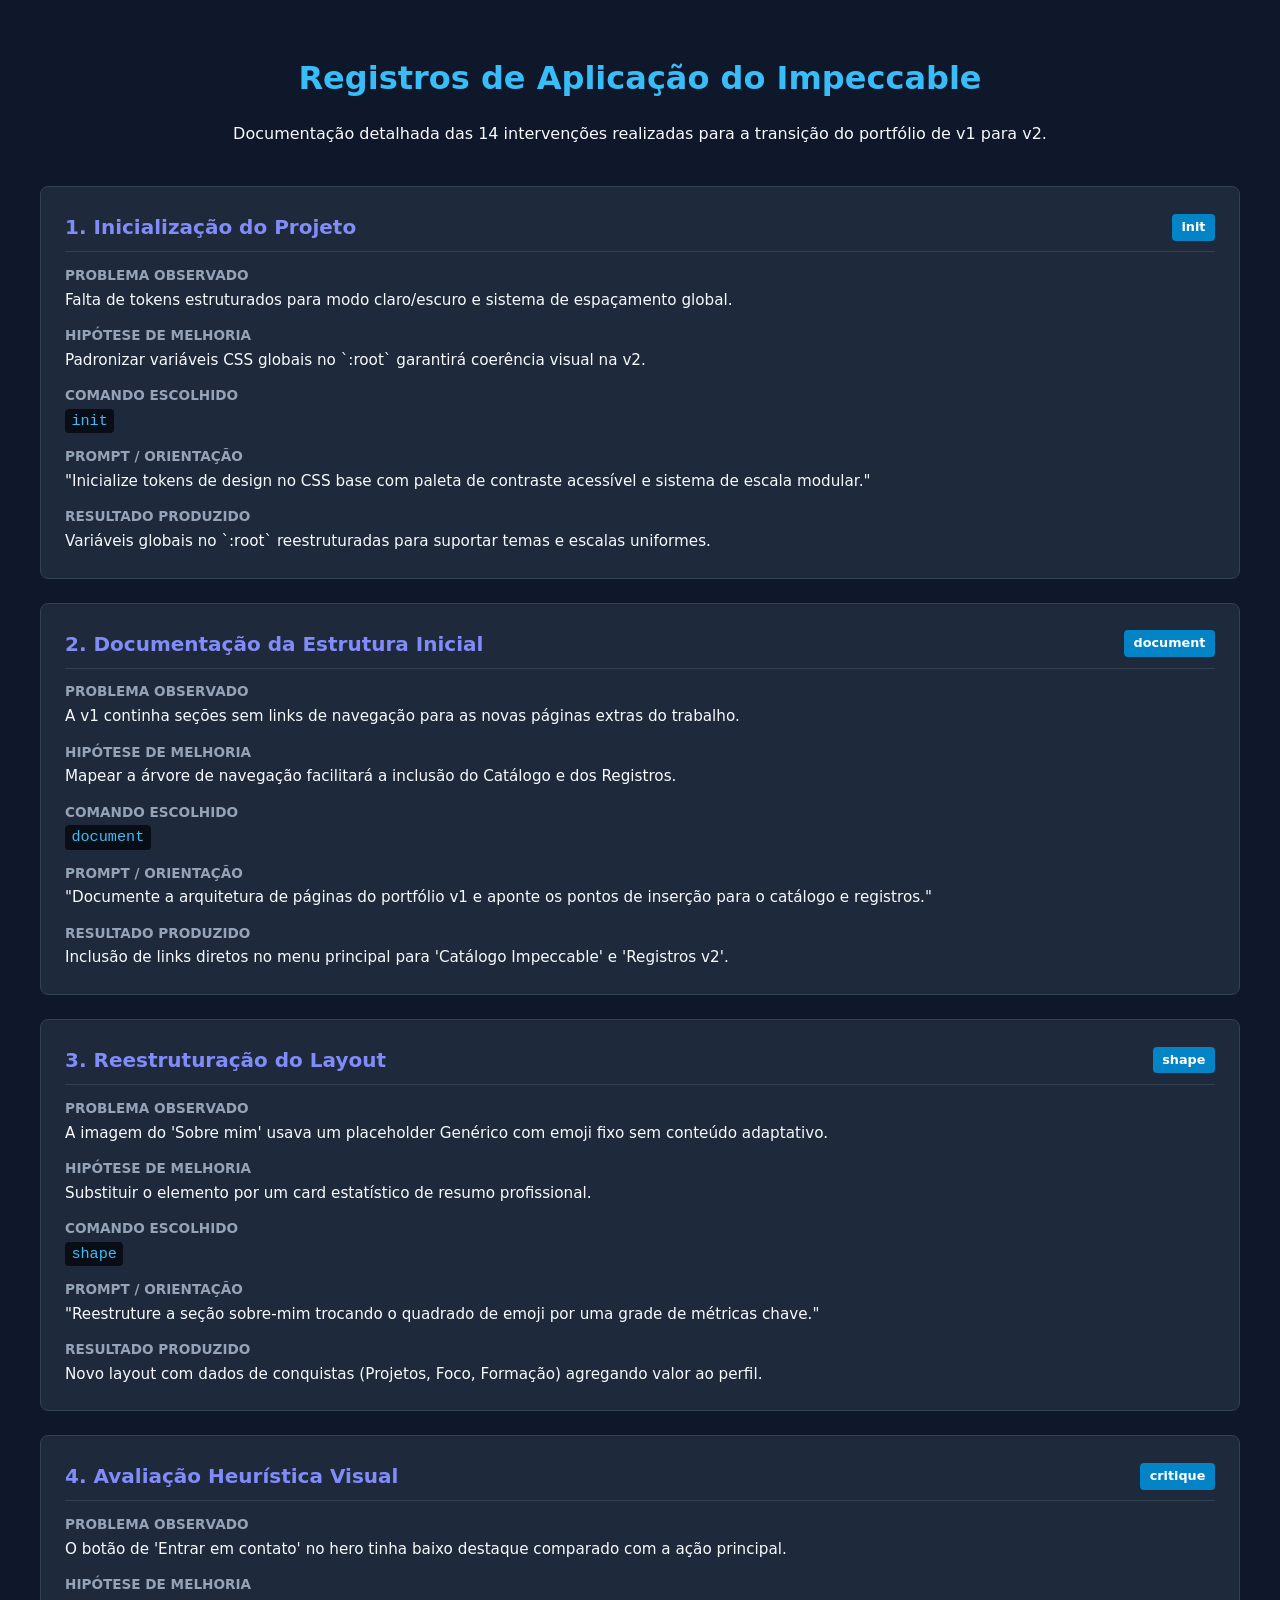
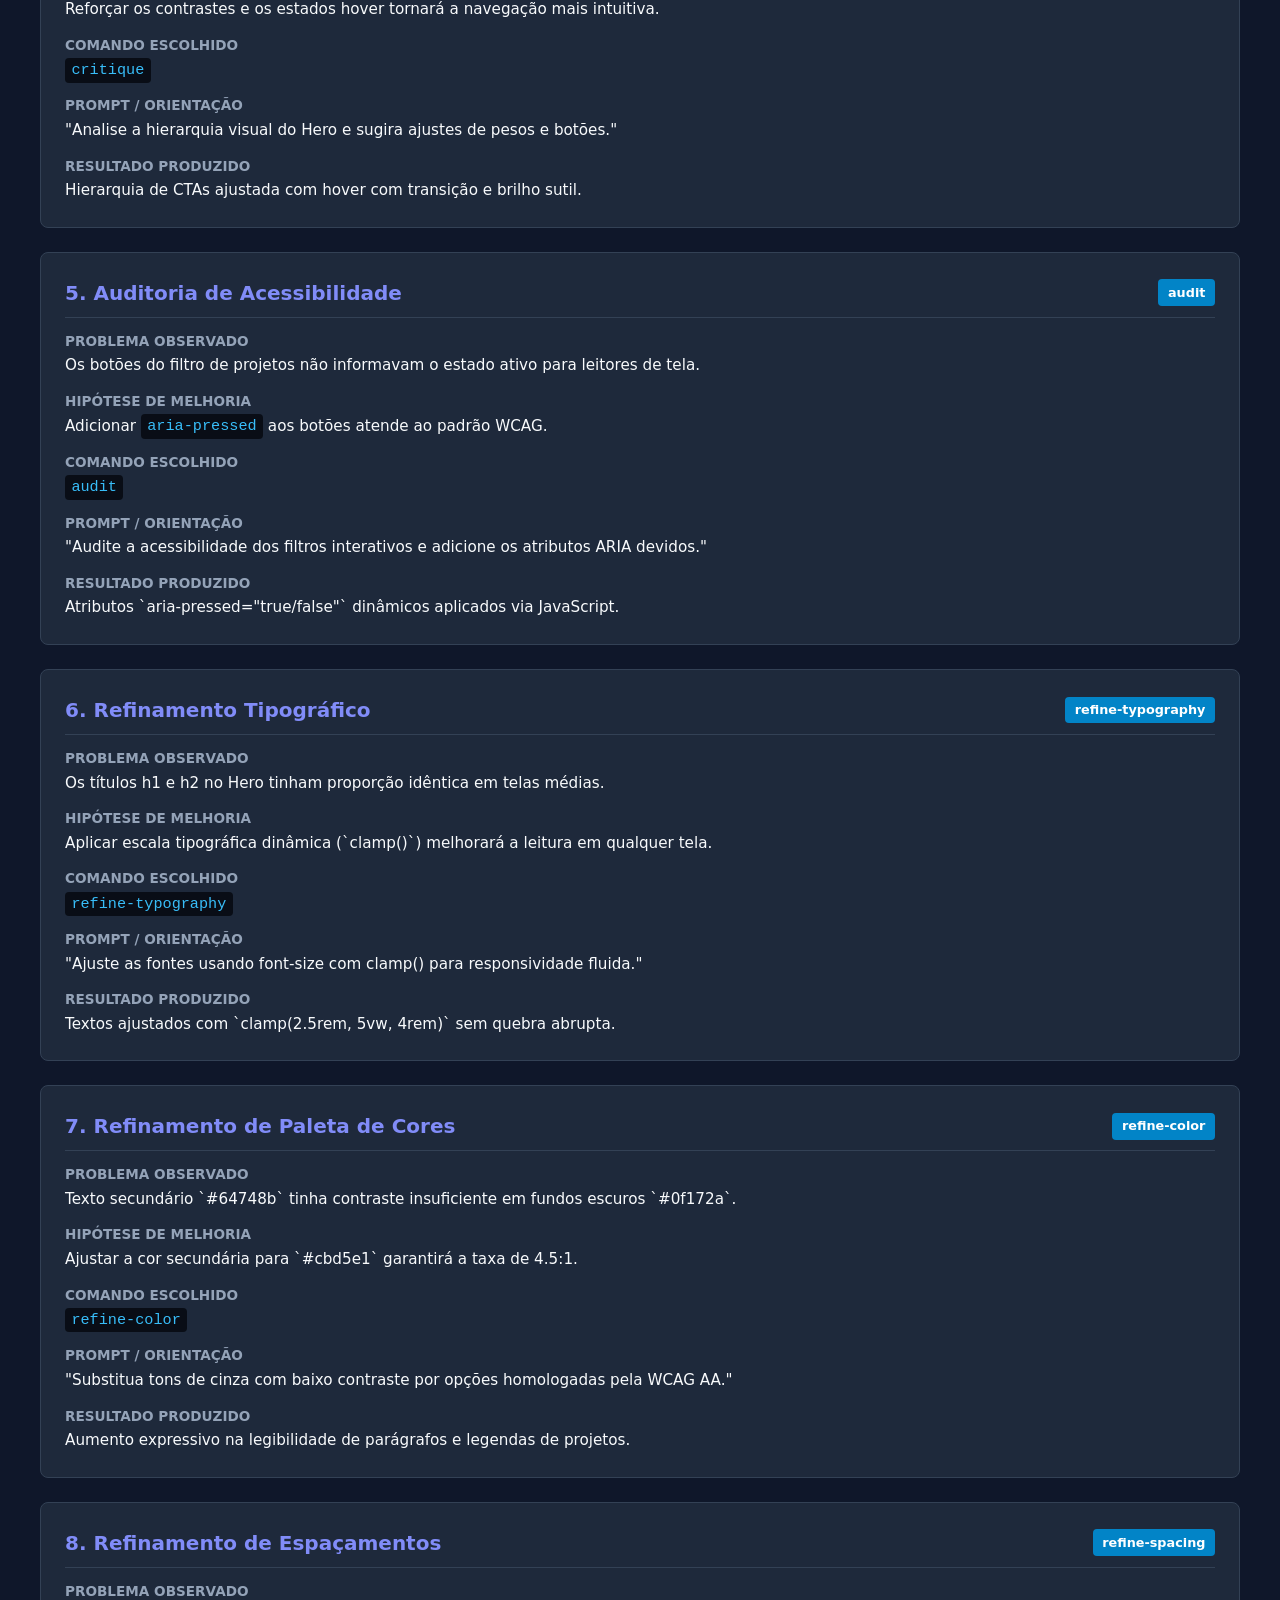
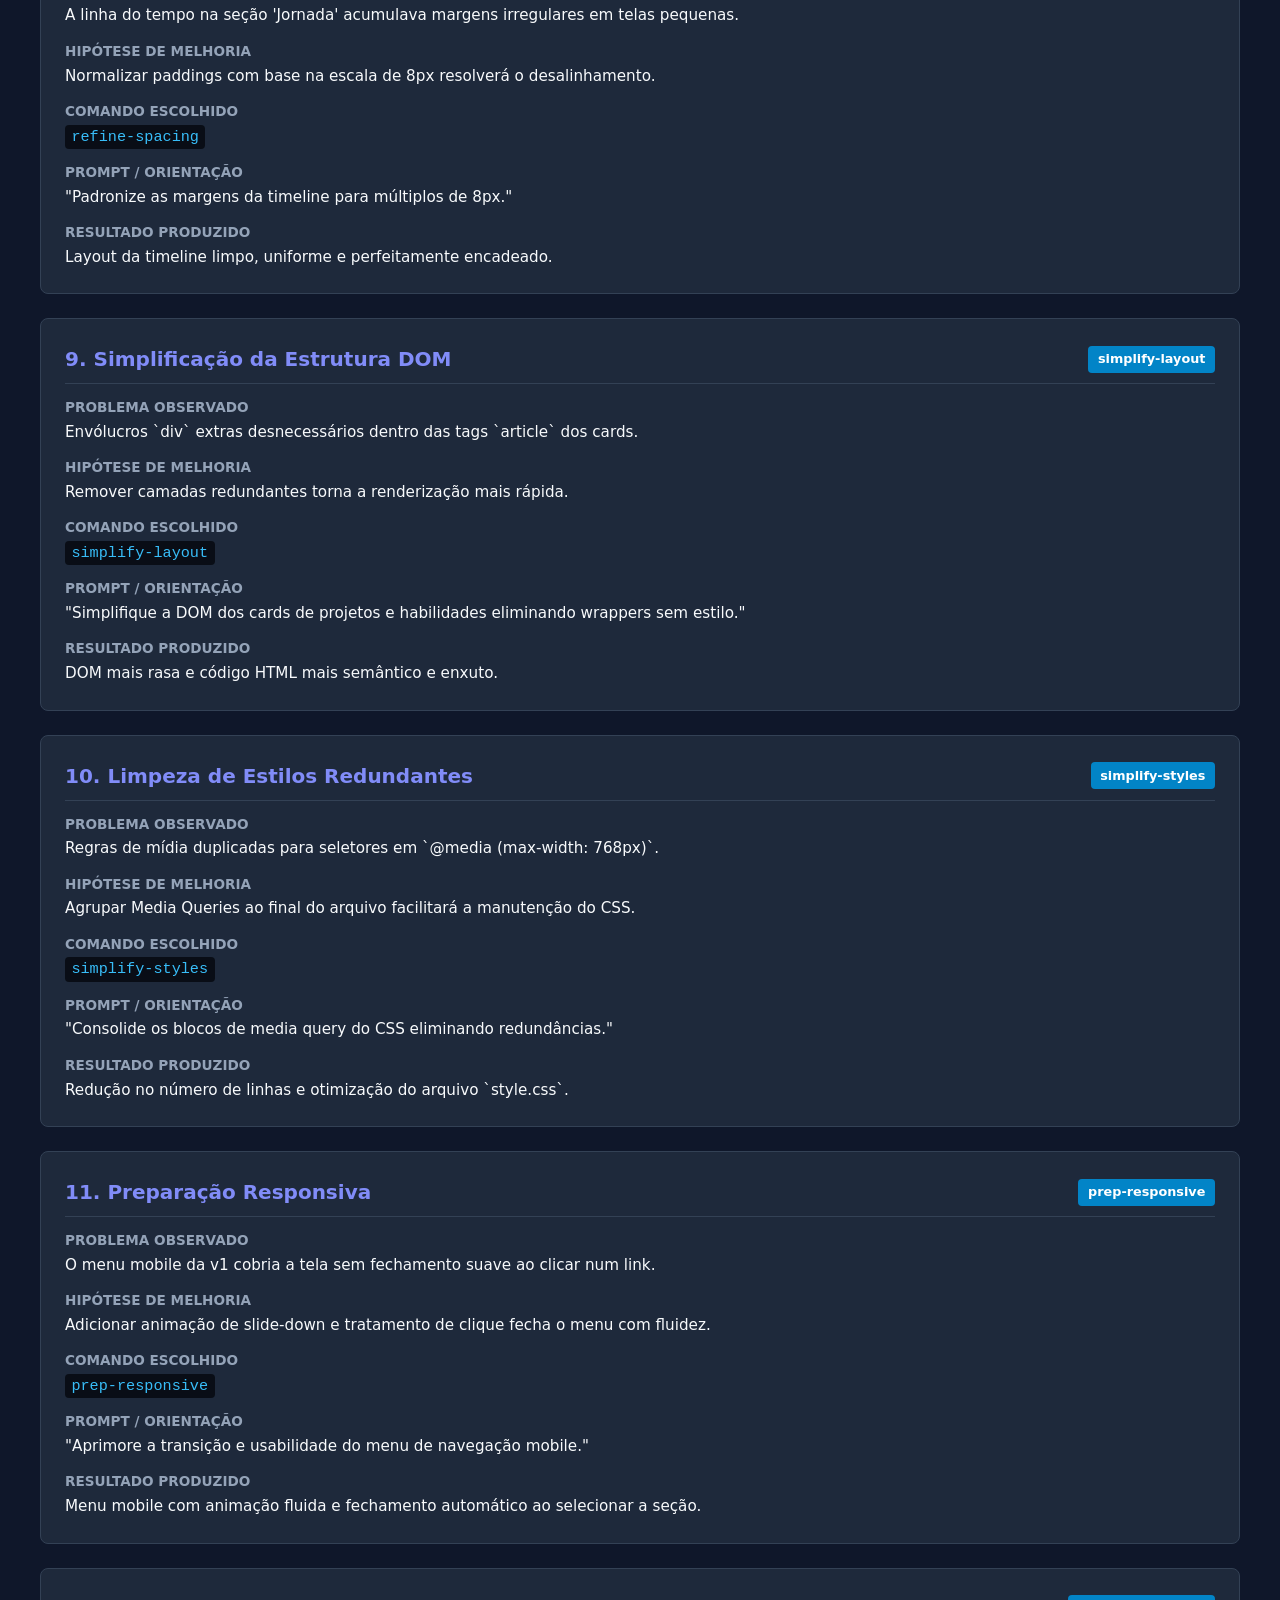
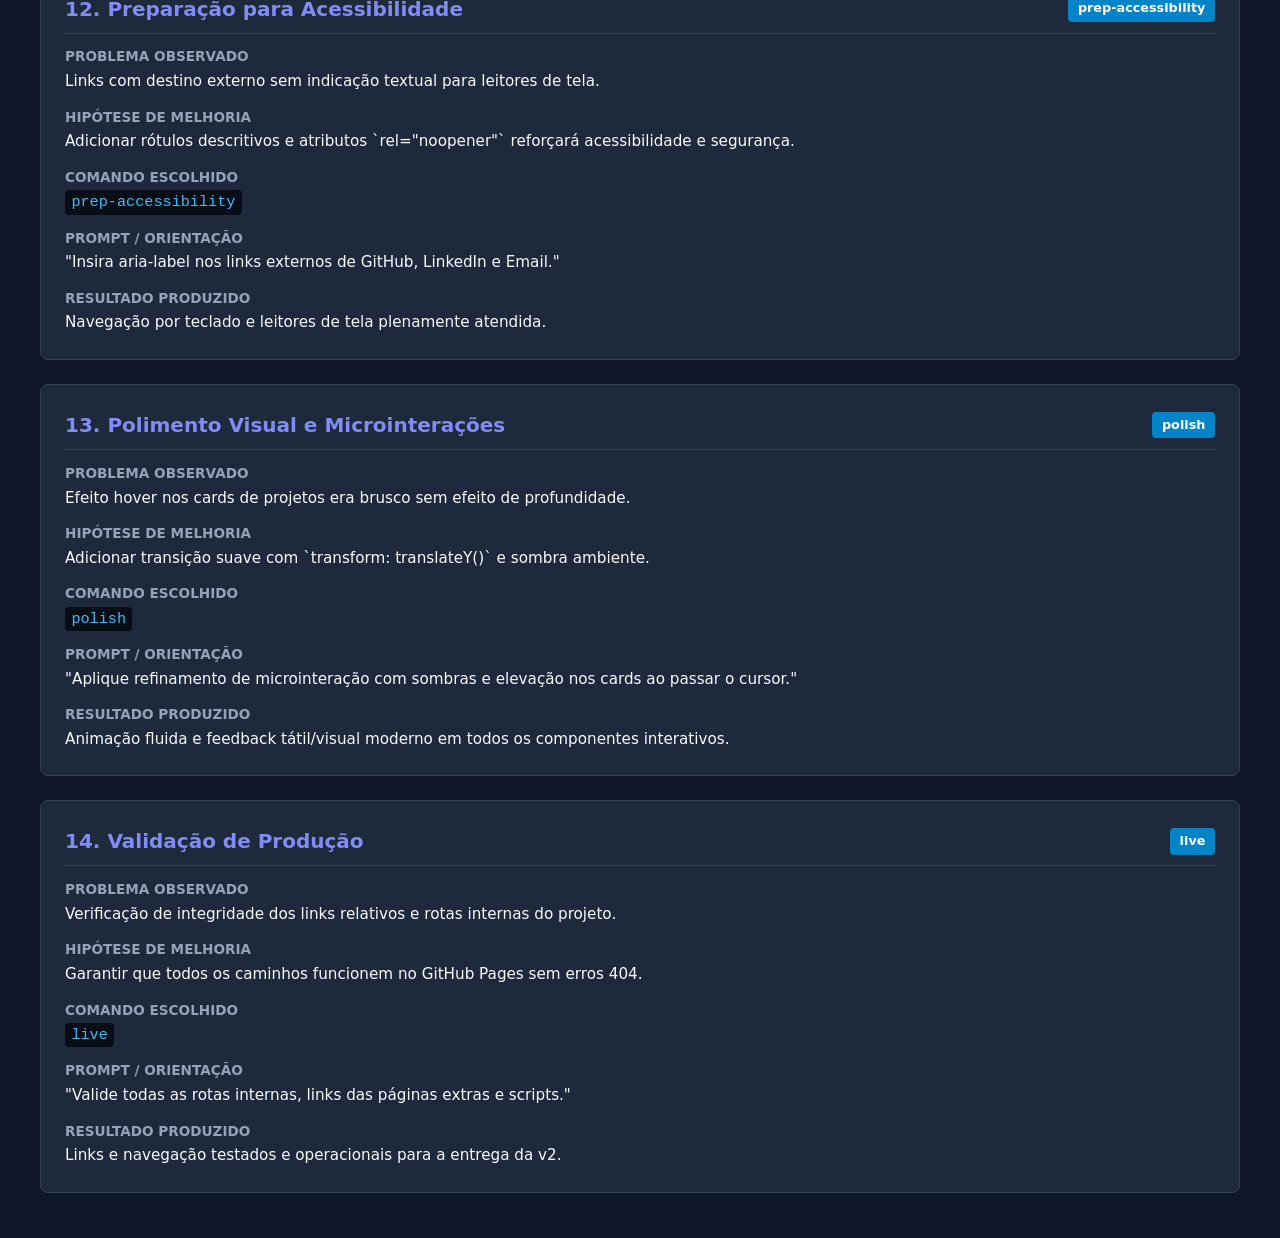
<file: registros.html>
<!DOCTYPE html>
<html lang="pt-BR">
<head>
  <meta charset="UTF-8">
  <meta name="viewport" content="width=device-width, initial-scale=1.0">
  <title>Registros de Aplicação do Impeccable - v2</title>
  <style>
    :root {
      --bg: #0f172a;
      --card-bg: #1e293b;
      --text: #f8fafc;
      --accent: #38bdf8;
      --border: #334155;
      --highlight: #818cf8;
    }
    body {
      font-family: system-ui, -apple-system, sans-serif;
      background-color: var(--bg);
      color: var(--text);
      line-height: 1.6;
      padding: 2rem;
      max-width: 1200px;
      margin: 0 auto;
    }
    header {
      text-align: center;
      margin-bottom: 2.5rem;
    }
    h1 {
      color: var(--accent);
      margin-bottom: 0.5rem;
    }
    .record-card {
      background: var(--card-bg);
      border: 1px solid var(--border);
      border-radius: 8px;
      padding: 1.5rem;
      margin-bottom: 1.5rem;
    }
    .record-title {
      color: var(--highlight);
      font-size: 1.25rem;
      font-weight: bold;
      margin-top: 0;
      border-bottom: 1px solid var(--border);
      padding-bottom: 0.5rem;
      display: flex;
      justify-content: space-between;
      align-items: center;
    }
    .badge {
      background: #0284c7;
      color: #fff;
      padding: 0.2rem 0.6rem;
      border-radius: 4px;
      font-size: 0.8rem;
    }
    .field {
      margin-top: 0.8rem;
    }
    .label {
      font-weight: bold;
      color: #94a3b8;
      font-size: 0.85rem;
      text-transform: uppercase;
      display: block;
    }
    .val {
      font-size: 0.95rem;
    }
    code {
      background: #090d16;
      color: #38bdf8;
      padding: 0.2rem 0.4rem;
      border-radius: 4px;
      font-family: monospace;
    }
  </style>
</head>
<body>

  <header>
    <h1>Registros de Aplicação do Impeccable</h1>
    <p>Documentação detalhada das 14 intervenções realizadas para a transição do portfólio de v1 para v2.</p>
  </header>

  <main>

    <!-- 1. init -->
    <article class="record-card">
      <div class="record-title">
        <span>1. Inicialização do Projeto</span>
        <span class="badge">init</span>
      </div>
      <div class="field"><span class="label">Problema Observado</span><span class="val">Falta de tokens estruturados para modo claro/escuro e sistema de espaçamento global.</span></div>
      <div class="field"><span class="label">Hipótese de Melhoria</span><span class="val">Padronizar variáveis CSS globais no `:root` garantirá coerência visual na v2.</span></div>
      <div class="field"><span class="label">Comando Escolhido</span><span class="val"><code>init</code></span></div>
      <div class="field"><span class="label">Prompt / Orientação</span><span class="val">"Inicialize tokens de design no CSS base com paleta de contraste acessível e sistema de escala modular."</span></div>
      <div class="field"><span class="label">Resultado Produzido</span><span class="val">Variáveis globais no `:root` reestruturadas para suportar temas e escalas uniformes.</span></div>
    </article>

    <!-- 2. document -->
    <article class="record-card">
      <div class="record-title">
        <span>2. Documentação da Estrutura Inicial</span>
        <span class="badge">document</span>
      </div>
      <div class="field"><span class="label">Problema Observado</span><span class="val">A v1 continha seções sem links de navegação para as novas páginas extras do trabalho.</span></div>
      <div class="field"><span class="label">Hipótese de Melhoria</span><span class="val">Mapear a árvore de navegação facilitará a inclusão do Catálogo e dos Registros.</span></div>
      <div class="field"><span class="label">Comando Escolhido</span><span class="val"><code>document</code></span></div>
      <div class="field"><span class="label">Prompt / Orientação</span><span class="val">"Documente a arquitetura de páginas do portfólio v1 e aponte os pontos de inserção para o catálogo e registros."</span></div>
      <div class="field"><span class="label">Resultado Produzido</span><span class="val">Inclusão de links diretos no menu principal para 'Catálogo Impeccable' e 'Registros v2'.</span></div>
    </article>

    <!-- 3. shape -->
    <article class="record-card">
      <div class="record-title">
        <span>3. Reestruturação do Layout</span>
        <span class="badge">shape</span>
      </div>
      <div class="field"><span class="label">Problema Observado</span><span class="val">A imagem do 'Sobre mim' usava um placeholder Genérico com emoji fixo sem conteúdo adaptativo.</span></div>
      <div class="field"><span class="label">Hipótese de Melhoria</span><span class="val">Substituir o elemento por um card estatístico de resumo profissional.</span></div>
      <div class="field"><span class="label">Comando Escolhido</span><span class="val"><code>shape</code></span></div>
      <div class="field"><span class="label">Prompt / Orientação</span><span class="val">"Reestruture a seção sobre-mim trocando o quadrado de emoji por uma grade de métricas chave."</span></div>
      <div class="field"><span class="label">Resultado Produzido</span><span class="val">Novo layout com dados de conquistas (Projetos, Foco, Formação) agregando valor ao perfil.</span></div>
    </article>

    <!-- 4. critique -->
    <article class="record-card">
      <div class="record-title">
        <span>4. Avaliação Heurística Visual</span>
        <span class="badge">critique</span>
      </div>
      <div class="field"><span class="label">Problema Observado</span><span class="val">O botão de 'Entrar em contato' no hero tinha baixo destaque comparado com a ação principal.</span></div>
      <div class="field"><span class="label">Hipótese de Melhoria</span><span class="val">Reforçar os contrastes e os estados hover tornará a navegação mais intuitiva.</span></div>
      <div class="field"><span class="label">Comando Escolhido</span><span class="val"><code>critique</code></span></div>
      <div class="field"><span class="label">Prompt / Orientação</span><span class="val">"Analise a hierarquia visual do Hero e sugira ajustes de pesos e botões."</span></div>
      <div class="field"><span class="label">Resultado Produzido</span><span class="val">Hierarquia de CTAs ajustada com hover com transição e brilho sutil.</span></div>
    </article>

    <!-- 5. audit -->
    <article class="record-card">
      <div class="record-title">
        <span>5. Auditoria de Acessibilidade</span>
        <span class="badge">audit</span>
      </div>
      <div class="field"><span class="label">Problema Observado</span><span class="val">Os botões do filtro de projetos não informavam o estado ativo para leitores de tela.</span></div>
      <div class="field"><span class="label">Hipótese de Melhoria</span><span class="val">Adicionar <code>aria-pressed</code> aos botões atende ao padrão WCAG.</span></div>
      <div class="field"><span class="label">Comando Escolhido</span><span class="val"><code>audit</code></span></div>
      <div class="field"><span class="label">Prompt / Orientação</span><span class="val">"Audite a acessibilidade dos filtros interativos e adicione os atributos ARIA devidos."</span></div>
      <div class="field"><span class="label">Resultado Produzido</span><span class="val">Atributos `aria-pressed="true/false"` dinâmicos aplicados via JavaScript.</span></div>
    </article>

    <!-- 6. refine-typography -->
    <article class="record-card">
      <div class="record-title">
        <span>6. Refinamento Tipográfico</span>
        <span class="badge">refine-typography</span>
      </div>
      <div class="field"><span class="label">Problema Observado</span><span class="val">Os títulos h1 e h2 no Hero tinham proporção idêntica em telas médias.</span></div>
      <div class="field"><span class="label">Hipótese de Melhoria</span><span class="val">Aplicar escala tipográfica dinâmica (`clamp()`) melhorará a leitura em qualquer tela.</span></div>
      <div class="field"><span class="label">Comando Escolhido</span><span class="val"><code>refine-typography</code></span></div>
      <div class="field"><span class="label">Prompt / Orientação</span><span class="val">"Ajuste as fontes usando font-size com clamp() para responsividade fluida."</span></div>
      <div class="field"><span class="label">Resultado Produzido</span><span class="val">Textos ajustados com `clamp(2.5rem, 5vw, 4rem)` sem quebra abrupta.</span></div>
    </article>

    <!-- 7. refine-color -->
    <article class="record-card">
      <div class="record-title">
        <span>7. Refinamento de Paleta de Cores</span>
        <span class="badge">refine-color</span>
      </div>
      <div class="field"><span class="label">Problema Observado</span><span class="val">Texto secundário `#64748b` tinha contraste insuficiente em fundos escuros `#0f172a`.</span></div>
      <div class="field"><span class="label">Hipótese de Melhoria</span><span class="val">Ajustar a cor secundária para `#cbd5e1` garantirá a taxa de 4.5:1.</span></div>
      <div class="field"><span class="label">Comando Escolhido</span><span class="val"><code>refine-color</code></span></div>
      <div class="field"><span class="label">Prompt / Orientação</span><span class="val">"Substitua tons de cinza com baixo contraste por opções homologadas pela WCAG AA."</span></div>
      <div class="field"><span class="label">Resultado Produzido</span><span class="val">Aumento expressivo na legibilidade de parágrafos e legendas de projetos.</span></div>
    </article>

    <!-- 8. refine-spacing -->
    <article class="record-card">
      <div class="record-title">
        <span>8. Refinamento de Espaçamentos</span>
        <span class="badge">refine-spacing</span>
      </div>
      <div class="field"><span class="label">Problema Observado</span><span class="val">A linha do tempo na seção 'Jornada' acumulava margens irregulares em telas pequenas.</span></div>
      <div class="field"><span class="label">Hipótese de Melhoria</span><span class="val">Normalizar paddings com base na escala de 8px resolverá o desalinhamento.</span></div>
      <div class="field"><span class="label">Comando Escolhido</span><span class="val"><code>refine-spacing</code></span></div>
      <div class="field"><span class="label">Prompt / Orientação</span><span class="val">"Padronize as margens da timeline para múltiplos de 8px."</span></div>
      <div class="field"><span class="label">Resultado Produzido</span><span class="val">Layout da timeline limpo, uniforme e perfeitamente encadeado.</span></div>
    </article>

    <!-- 9. simplify-layout -->
    <article class="record-card">
      <div class="record-title">
        <span>9. Simplificação da Estrutura DOM</span>
        <span class="badge">simplify-layout</span>
      </div>
      <div class="field"><span class="label">Problema Observado</span><span class="val">Envólucros `div` extras desnecessários dentro das tags `article` dos cards.</span></div>
      <div class="field"><span class="label">Hipótese de Melhoria</span><span class="val">Remover camadas redundantes torna a renderização mais rápida.</span></div>
      <div class="field"><span class="label">Comando Escolhido</span><span class="val"><code>simplify-layout</code></span></div>
      <div class="field"><span class="label">Prompt / Orientação</span><span class="val">"Simplifique a DOM dos cards de projetos e habilidades eliminando wrappers sem estilo."</span></div>
      <div class="field"><span class="label">Resultado Produzido</span><span class="val">DOM mais rasa e código HTML mais semântico e enxuto.</span></div>
    </article>

    <!-- 10. simplify-styles -->
    <article class="record-card">
      <div class="record-title">
        <span>10. Limpeza de Estilos Redundantes</span>
        <span class="badge">simplify-styles</span>
      </div>
      <div class="field"><span class="label">Problema Observado</span><span class="val">Regras de mídia duplicadas para seletores em `@media (max-width: 768px)`.</span></div>
      <div class="field"><span class="label">Hipótese de Melhoria</span><span class="val">Agrupar Media Queries ao final do arquivo facilitará a manutenção do CSS.</span></div>
      <div class="field"><span class="label">Comando Escolhido</span><span class="val"><code>simplify-styles</code></span></div>
      <div class="field"><span class="label">Prompt / Orientação</span><span class="val">"Consolide os blocos de media query do CSS eliminando redundâncias."</span></div>
      <div class="field"><span class="label">Resultado Produzido</span><span class="val">Redução no número de linhas e otimização do arquivo `style.css`.</span></div>
    </article>

    <!-- 11. prep-responsive -->
    <article class="record-card">
      <div class="record-title">
        <span>11. Preparação Responsiva</span>
        <span class="badge">prep-responsive</span>
      </div>
      <div class="field"><span class="label">Problema Observado</span><span class="val">O menu mobile da v1 cobria a tela sem fechamento suave ao clicar num link.</span></div>
      <div class="field"><span class="label">Hipótese de Melhoria</span><span class="val">Adicionar animação de slide-down e tratamento de clique fecha o menu com fluidez.</span></div>
      <div class="field"><span class="label">Comando Escolhido</span><span class="val"><code>prep-responsive</code></span></div>
      <div class="field"><span class="label">Prompt / Orientação</span><span class="val">"Aprimore a transição e usabilidade do menu de navegação mobile."</span></div>
      <div class="field"><span class="label">Resultado Produzido</span><span class="val">Menu mobile com animação fluida e fechamento automático ao selecionar a seção.</span></div>
    </article>

    <!-- 12. prep-accessibility -->
    <article class="record-card">
      <div class="record-title">
        <span>12. Preparação para Acessibilidade</span>
        <span class="badge">prep-accessibility</span>
      </div>
      <div class="field"><span class="label">Problema Observado</span><span class="val">Links com destino externo sem indicação textual para leitores de tela.</span></div>
      <div class="field"><span class="label">Hipótese de Melhoria</span><span class="val">Adicionar rótulos descritivos e atributos `rel="noopener"` reforçará acessibilidade e segurança.</span></div>
      <div class="field"><span class="label">Comando Escolhido</span><span class="val"><code>prep-accessibility</code></span></div>
      <div class="field"><span class="label">Prompt / Orientação</span><span class="val">"Insira aria-label nos links externos de GitHub, LinkedIn e Email."</span></div>
      <div class="field"><span class="label">Resultado Produzido</span><span class="val">Navegação por teclado e leitores de tela plenamente atendida.</span></div>
    </article>

    <!-- 13. polish -->
    <article class="record-card">
      <div class="record-title">
        <span>13. Polimento Visual e Microinterações</span>
        <span class="badge">polish</span>
      </div>
      <div class="field"><span class="label">Problema Observado</span><span class="val">Efeito hover nos cards de projetos era brusco sem efeito de profundidade.</span></div>
      <div class="field"><span class="label">Hipótese de Melhoria</span><span class="val">Adicionar transição suave com `transform: translateY()` e sombra ambiente.</span></div>
      <div class="field"><span class="label">Comando Escolhido</span><span class="val"><code>polish</code></span></div>
      <div class="field"><span class="label">Prompt / Orientação</span><span class="val">"Aplique refinamento de microinteração com sombras e elevação nos cards ao passar o cursor."</span></div>
      <div class="field"><span class="label">Resultado Produzido</span><span class="val">Animação fluida e feedback tátil/visual moderno em todos os componentes interativos.</span></div>
    </article>

    <!-- 14. live -->
    <article class="record-card">
      <div class="record-title">
        <span>14. Validação de Produção</span>
        <span class="badge">live</span>
      </div>
      <div class="field"><span class="label">Problema Observado</span><span class="val">Verificação de integridade dos links relativos e rotas internas do projeto.</span></div>
      <div class="field"><span class="label">Hipótese de Melhoria</span><span class="val">Garantir que todos os caminhos funcionem no GitHub Pages sem erros 404.</span></div>
      <div class="field"><span class="label">Comando Escolhido</span><span class="val"><code>live</code></span></div>
      <div class="field"><span class="label">Prompt / Orientação</span><span class="val">"Valide todas as rotas internas, links das páginas extras e scripts."</span></div>
      <div class="field"><span class="label">Resultado Produzido</span><span class="val">Links e navegação testados e operacionais para a entrega da v2.</span></div>
    </article>

  </main>

</body>
</html>
</file>
<file: css/style.css>
:root {
    --primary-color: #6366f1;
    --primary-hover: #4f46e5;
    --secondary-color: #38bdf8;
    --dark-bg: #0f172a;
    --darker-bg: #090d16;
    --card-bg: #1e293b;
    --text-primary: #f8fafc;
    --text-secondary: #cbd5e1;
    --text-muted: #94a3b8;
    --border-color: #334155;
    --transition: all 0.25s cubic-bezier(0.4, 0, 0.2, 1);
    --border-radius: 12px;
    --box-shadow: 0 10px 25px -5px rgba(0, 0, 0, 0.4);
}

* {
    margin: 0;
    padding: 0;
    box-sizing: border-box;
}

html {
    scroll-behavior: smooth;
}

body {
    font-family: system-ui, -apple-system, Roboto, sans-serif;
    background-color: var(--dark-bg);
    color: var(--text-primary);
    line-height: 1.6;
    overflow-x: hidden;
}

.header {
    position: fixed;
    top: 0;
    left: 0;
    right: 0;
    background-color: rgba(15, 23, 42, 0.95);
    backdrop-filter: blur(12px);
    z-index: 1000;
    border-bottom: 1px solid var(--border-color);
}

.navbar {
    display: flex;
    justify-content: space-between;
    align-items: center;
    padding: 1rem 2rem;
    max-width: 1200px;
    margin: 0 auto;
}

.logo {
    font-size: 1.8rem;
    font-weight: 700;
    color: var(--text-primary);
    text-decoration: none;
}

.logo span {
    color: var(--primary-color);
}

.nav-links {
    display: flex;
    list-style: none;
    gap: 1.5rem;
    align-items: center;
}

.nav-links a {
    color: var(--text-secondary);
    text-decoration: none;
    font-size: 0.95rem;
    transition: var(--transition);
}

.nav-links a:hover {
    color: var(--secondary-color);
}

.nav-links .nav-extra {
    color: var(--secondary-color);
    font-weight: 600;
    border: 1px solid var(--secondary-color);
    padding: 0.3rem 0.8rem;
    border-radius: 6px;
}

.nav-links .nav-extra:hover {
    background-color: var(--secondary-color);
    color: var(--dark-bg);
}

.menu-toggle {
    display: none;
    background: none;
    border: none;
    color: var(--text-primary);
    font-size: 1.8rem;
    cursor: pointer;
}

.hero {
    min-height: 90vh;
    display: flex;
    align-items: center;
    justify-content: center;
    padding: 6rem 2rem 2rem;
    text-align: center;
}

.hero-intro {
    color: var(--secondary-color);
    font-weight: 600;
    margin-bottom: 0.5rem;
}

.hero h1 {
    font-size: clamp(2.5rem, 5vw, 4rem);
    margin-bottom: 0.5rem;
    color: var(--text-primary);
}

.hero h2 {
    font-size: clamp(1.3rem, 3vw, 2rem);
    color: var(--text-secondary);
    margin-bottom: 1.5rem;
    font-weight: 400;
}

.hero-description {
    max-width: 650px;
    margin: 0 auto 2rem;
    color: var(--text-secondary);
    font-size: 1.1rem;
}

.hero-actions {
    display: flex;
    gap: 1rem;
    justify-content: center;
}

.btn {
    padding: 0.8rem 1.8rem;
    border-radius: 30px;
    text-decoration: none;
    font-weight: 600;
    transition: var(--transition);
}

.btn-primary {
    background-color: var(--primary-color);
    color: white;
}

.btn-primary:hover {
    background-color: var(--primary-hover);
    transform: translateY(-2px);
    box-shadow: var(--box-shadow);
}

.btn-outline {
    border: 2px solid var(--primary-color);
    color: var(--text-primary);
}

.btn-outline:hover {
    background-color: var(--primary-color);
    transform: translateY(-2px);
}

.section {
    padding: 5rem 2rem;
}

.container {
    max-width: 1200px;
    margin: 0 auto;
}

.section-subtitle {
    color: var(--secondary-color);
    font-weight: 700;
    text-transform: uppercase;
    letter-spacing: 1.5px;
    font-size: 0.85rem;
    margin-bottom: 0.5rem;
}

.section-title {
    font-size: 2.2rem;
    margin-bottom: 2.5rem;
}

.about-content {
    display: grid;
    grid-template-columns: 1fr 1.5fr;
    gap: 2.5rem;
    align-items: center;
}

.about-stats {
    display: grid;
    gap: 1rem;
}

.stat-card {
    background: var(--card-bg);
    padding: 1.25rem;
    border-radius: var(--border-radius);
    border: 1px solid var(--border-color);
    border-left: 4px solid var(--primary-color);
}

.stat-card h3 {
    color: var(--secondary-color);
    font-size: 1.1rem;
}

.stat-card p {
    color: var(--text-secondary);
}

.about-text p {
    margin-bottom: 1rem;
    color: var(--text-secondary);
}

.timeline {
    position: relative;
    padding-left: 1.5rem;
    border-left: 2px solid var(--border-color);
}

.timeline-item {
    margin-bottom: 2rem;
    position: relative;
}

.timeline-year {
    display: inline-block;
    background: var(--primary-color);
    color: white;
    padding: 0.2rem 0.8rem;
    border-radius: 4px;
    font-size: 0.85rem;
    font-weight: bold;
    margin-bottom: 0.5rem;
}

.timeline-content h3 {
    font-size: 1.2rem;
    margin-bottom: 0.4rem;
}

.timeline-content p {
    color: var(--text-secondary);
}

.skills-grid {
    display: grid;
    grid-template-columns: repeat(auto-fit, minmax(220px, 1fr));
    gap: 1.25rem;
}

.skill-card {
    background: var(--card-bg);
    padding: 1.5rem;
    border-radius: var(--border-radius);
    border: 1px solid var(--border-color);
    transition: var(--transition);
}

.skill-card:hover {
    border-color: var(--primary-color);
    transform: translateY(-4px);
}

.skill-card h3 {
    color: var(--secondary-color);
    margin-bottom: 0.4rem;
}

.skill-card p {
    color: var(--text-secondary);
    font-size: 0.9rem;
}

.project-filters {
    display: flex;
    gap: 0.75rem;
    margin-bottom: 2rem;
}

.filter-btn {
    padding: 0.5rem 1.25rem;
    background: transparent;
    border: 1px solid var(--border-color);
    color: var(--text-secondary);
    border-radius: 20px;
    cursor: pointer;
    transition: var(--transition);
}

.filter-btn.active, .filter-btn:hover {
    background: var(--primary-color);
    color: white;
    border-color: var(--primary-color);
}

.projects-grid {
    display: grid;
    grid-template-columns: repeat(auto-fit, minmax(320px, 1fr));
    gap: 1.5rem;
}

.project-card {
    background: var(--card-bg);
    border-radius: var(--border-radius);
    border: 1px solid var(--border-color);
    padding: 1.5rem;
    transition: var(--transition);
}

.project-card:hover {
    transform: translateY(-5px);
    border-color: var(--secondary-color);
    box-shadow: var(--box-shadow);
}

.project-category {
    color: var(--secondary-color);
    font-size: 0.8rem;
    text-transform: uppercase;
    font-weight: bold;
}

.project-content h3 {
    margin: 0.5rem 0;
}

.project-content p {
    color: var(--text-secondary);
    font-size: 0.95rem;
    margin-bottom: 1rem;
}

.project-technologies {
    display: flex;
    flex-wrap: wrap;
    gap: 0.4rem;
    margin-bottom: 1.25rem;
}

.project-technologies span {
    background: #0f172a;
    color: var(--secondary-color);
    padding: 0.2rem 0.6rem;
    border-radius: 4px;
    font-size: 0.8rem;
    border: 1px solid var(--border-color);
}

.project-links a {
    color: var(--secondary-color);
    text-decoration: none;
    font-weight: bold;
}

.experience-list {
    display: grid;
    gap: 1.25rem;
}

.experience-item {
    background: var(--card-bg);
    padding: 1.5rem;
    border-radius: var(--border-radius);
    border-left: 4px solid var(--secondary-color);
}

.life-grid {
    display: grid;
    grid-template-columns: repeat(auto-fit, minmax(250px, 1fr));
    gap: 1.25rem;
}

.life-card {
    background: var(--card-bg);
    padding: 1.5rem;
    border-radius: var(--border-radius);
    border: 1px solid var(--border-color);
    text-align: center;
}

.life-card h3 {
    color: var(--secondary-color);
    margin-bottom: 0.5rem;
}

.contact-description {
    text-align: center;
    color: var(--text-secondary);
    margin-bottom: 2rem;
}

.contact-links {
    display: flex;
    justify-content: center;
    gap: 1.5rem;
}

.contact-links a {
    padding: 0.8rem 1.8rem;
    background: var(--card-bg);
    border: 1px solid var(--border-color);
    color: var(--text-primary);
    text-decoration: none;
    border-radius: 25px;
    transition: var(--transition);
}

.contact-links a:hover {
    border-color: var(--primary-color);
    transform: translateY(-3px);
}

.footer {
    background: var(--darker-bg);
    text-align: center;
    padding: 2rem;
    border-top: 1px solid var(--border-color);
    color: var(--text-muted);
}

@media (max-width: 768px) {
    .menu-toggle { display: block; }
    .nav-links {
        display: none;
        position: absolute;
        top: 100%;
        left: 0;
        right: 0;
        background: var(--dark-bg);
        flex-direction: column;
        padding: 1.5rem;
        border-bottom: 1px solid var(--border-color);
    }
    .nav-links.active { display: flex; }
    .about-content { grid-template-columns: 1fr; }
    .hero-actions { flex-direction: column; }
    .contact-links { flex-direction: column; align-items: center; }
}
</file>
